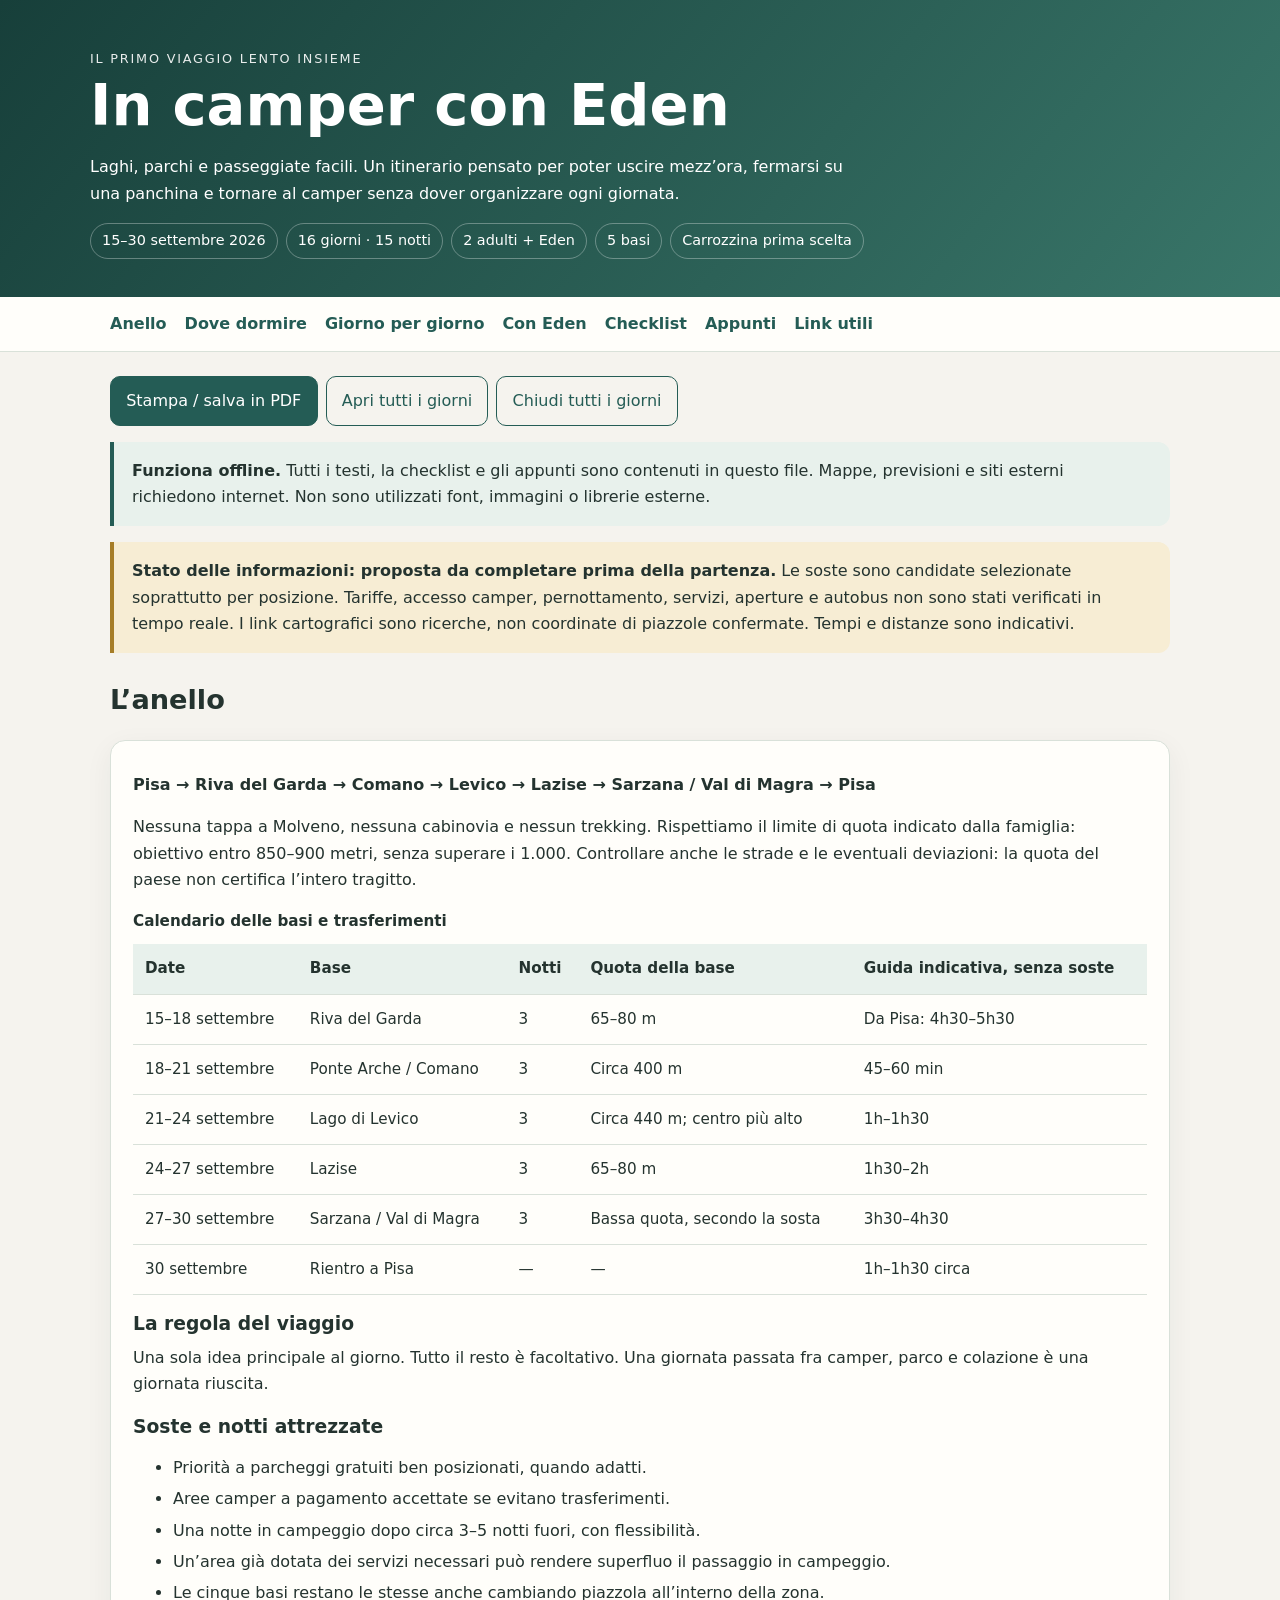
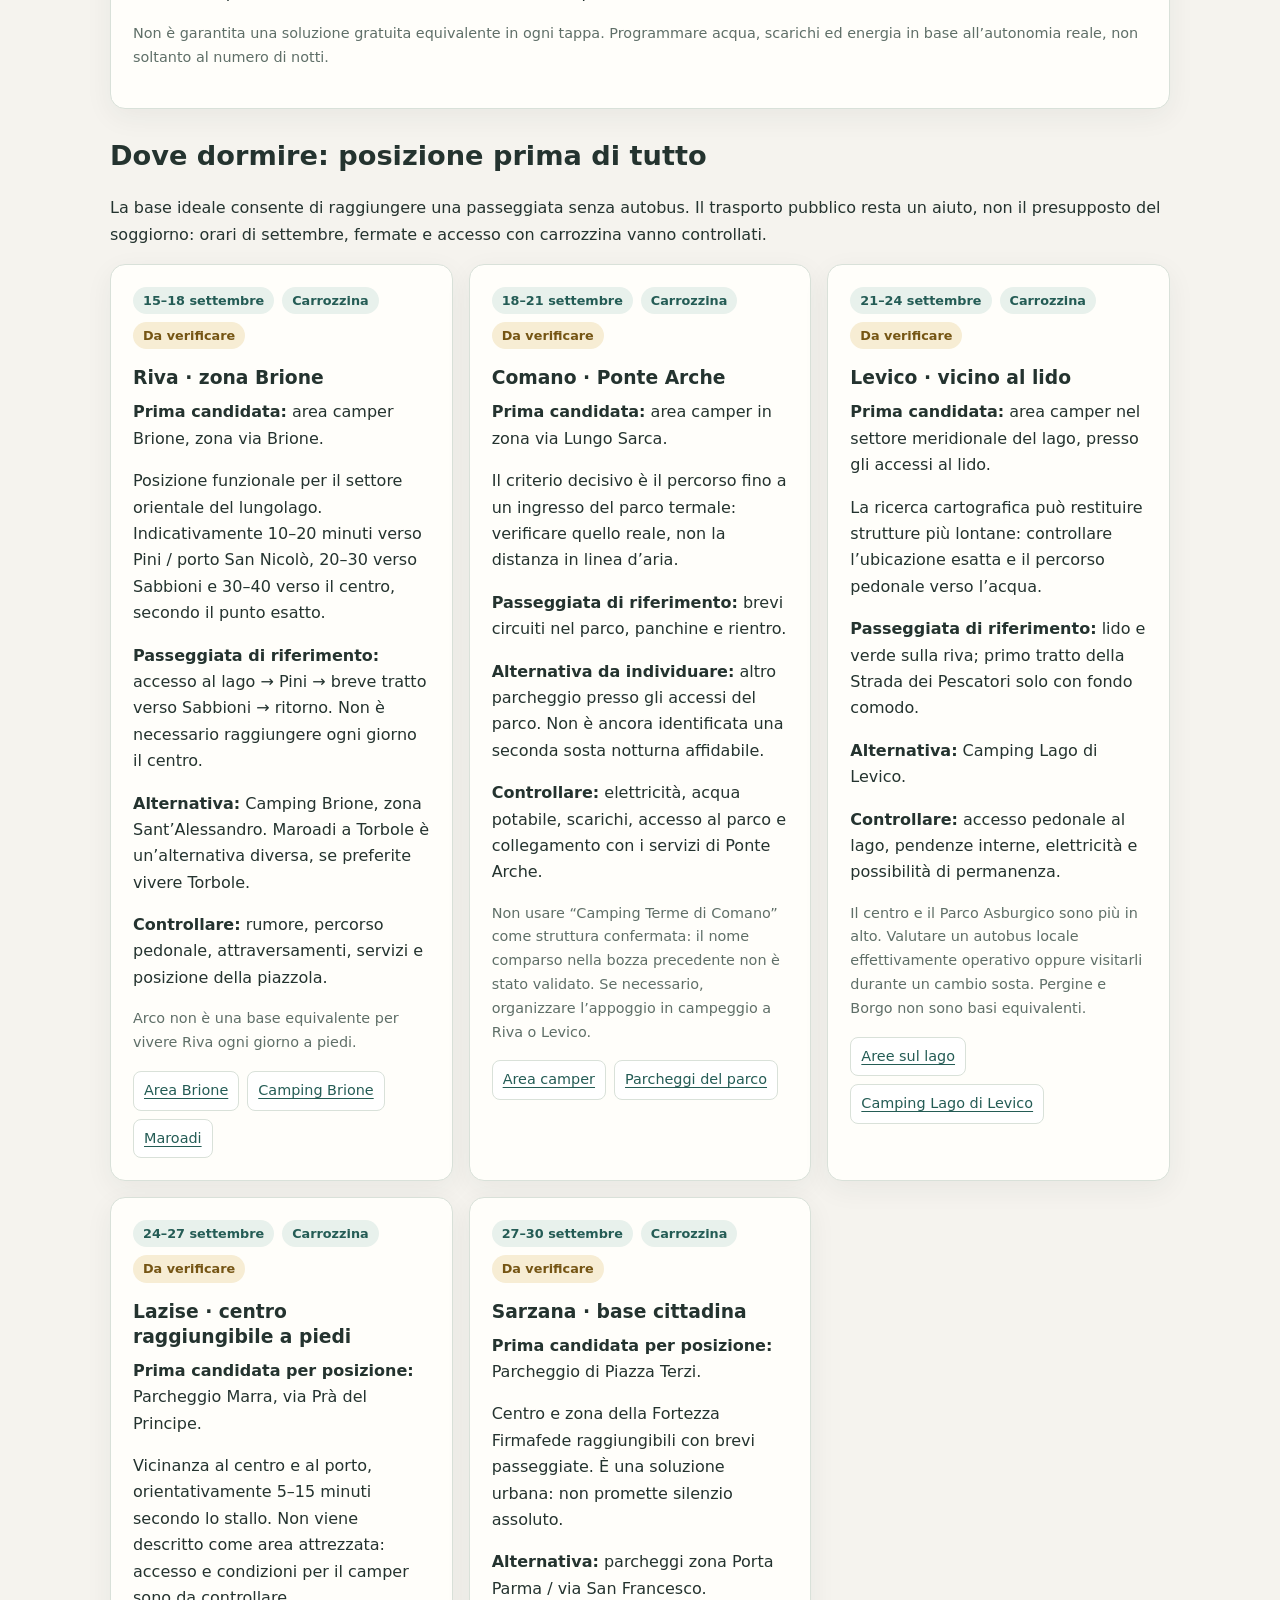
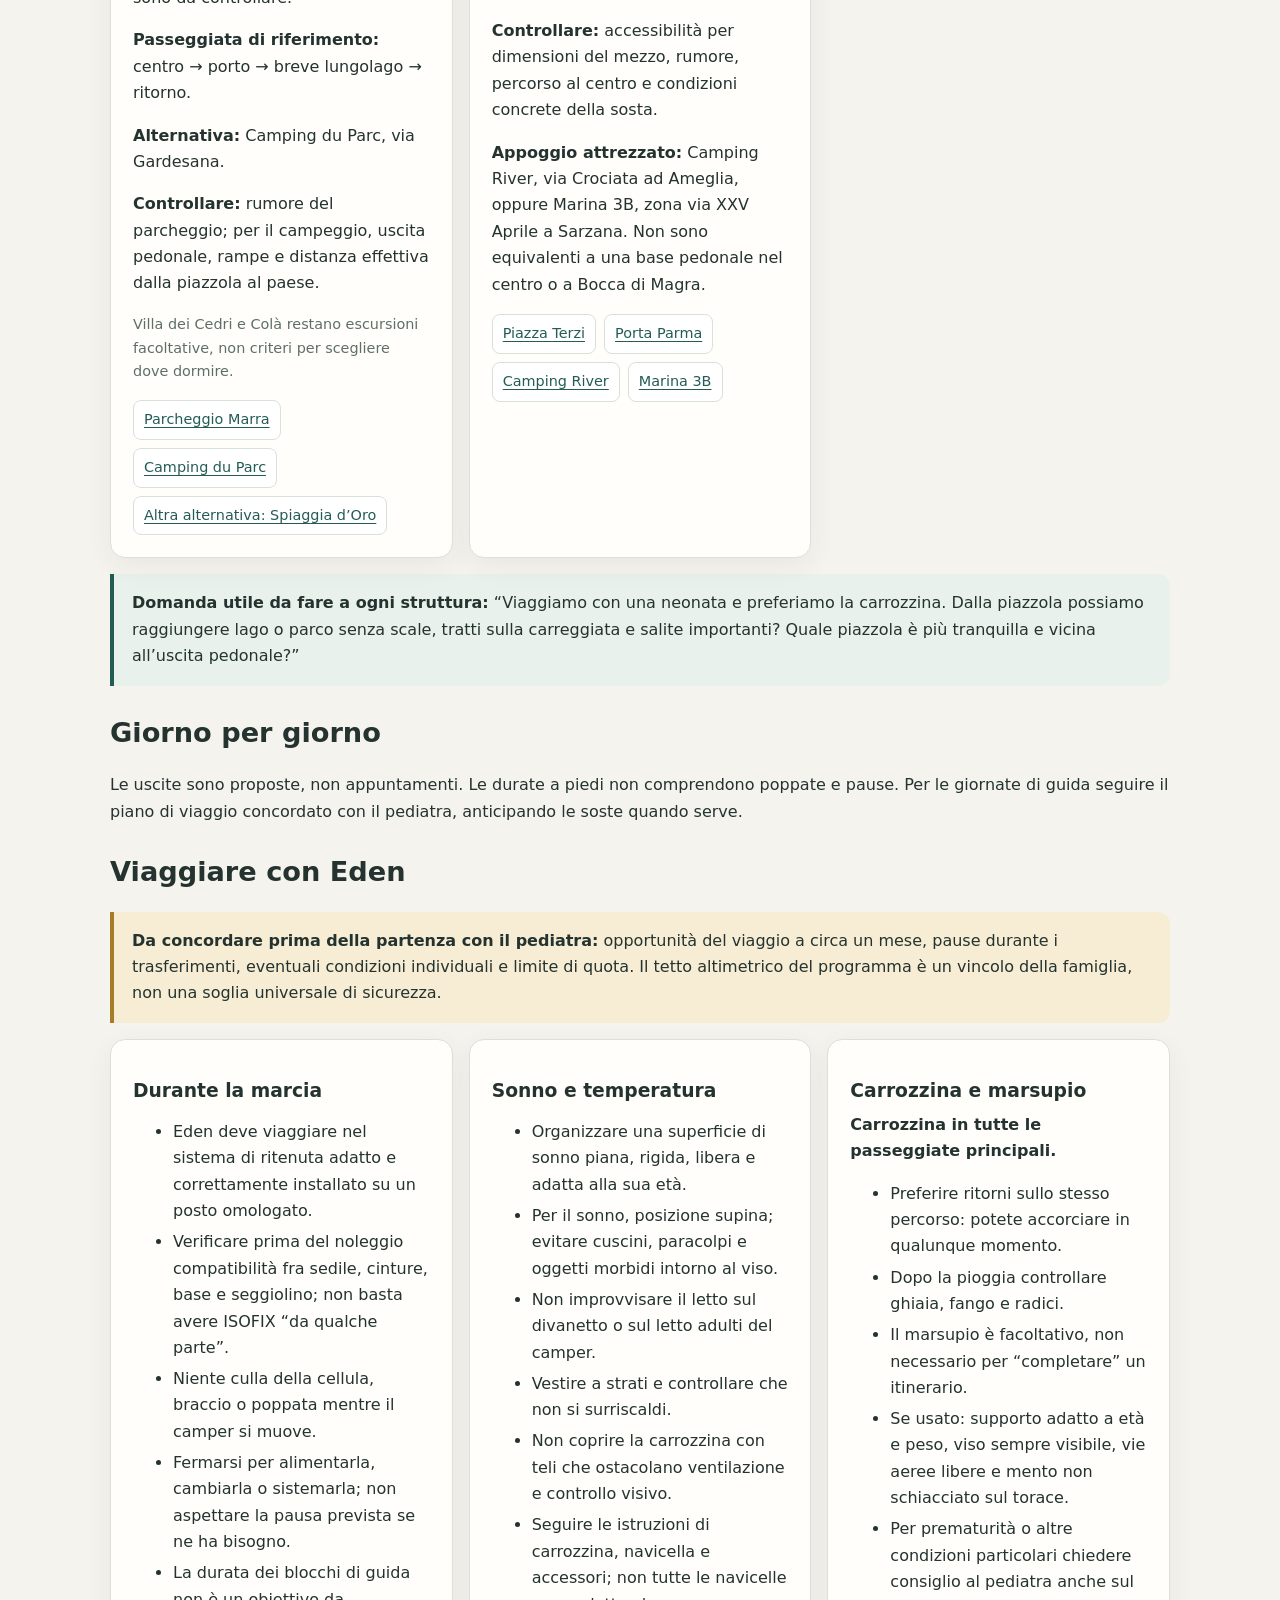
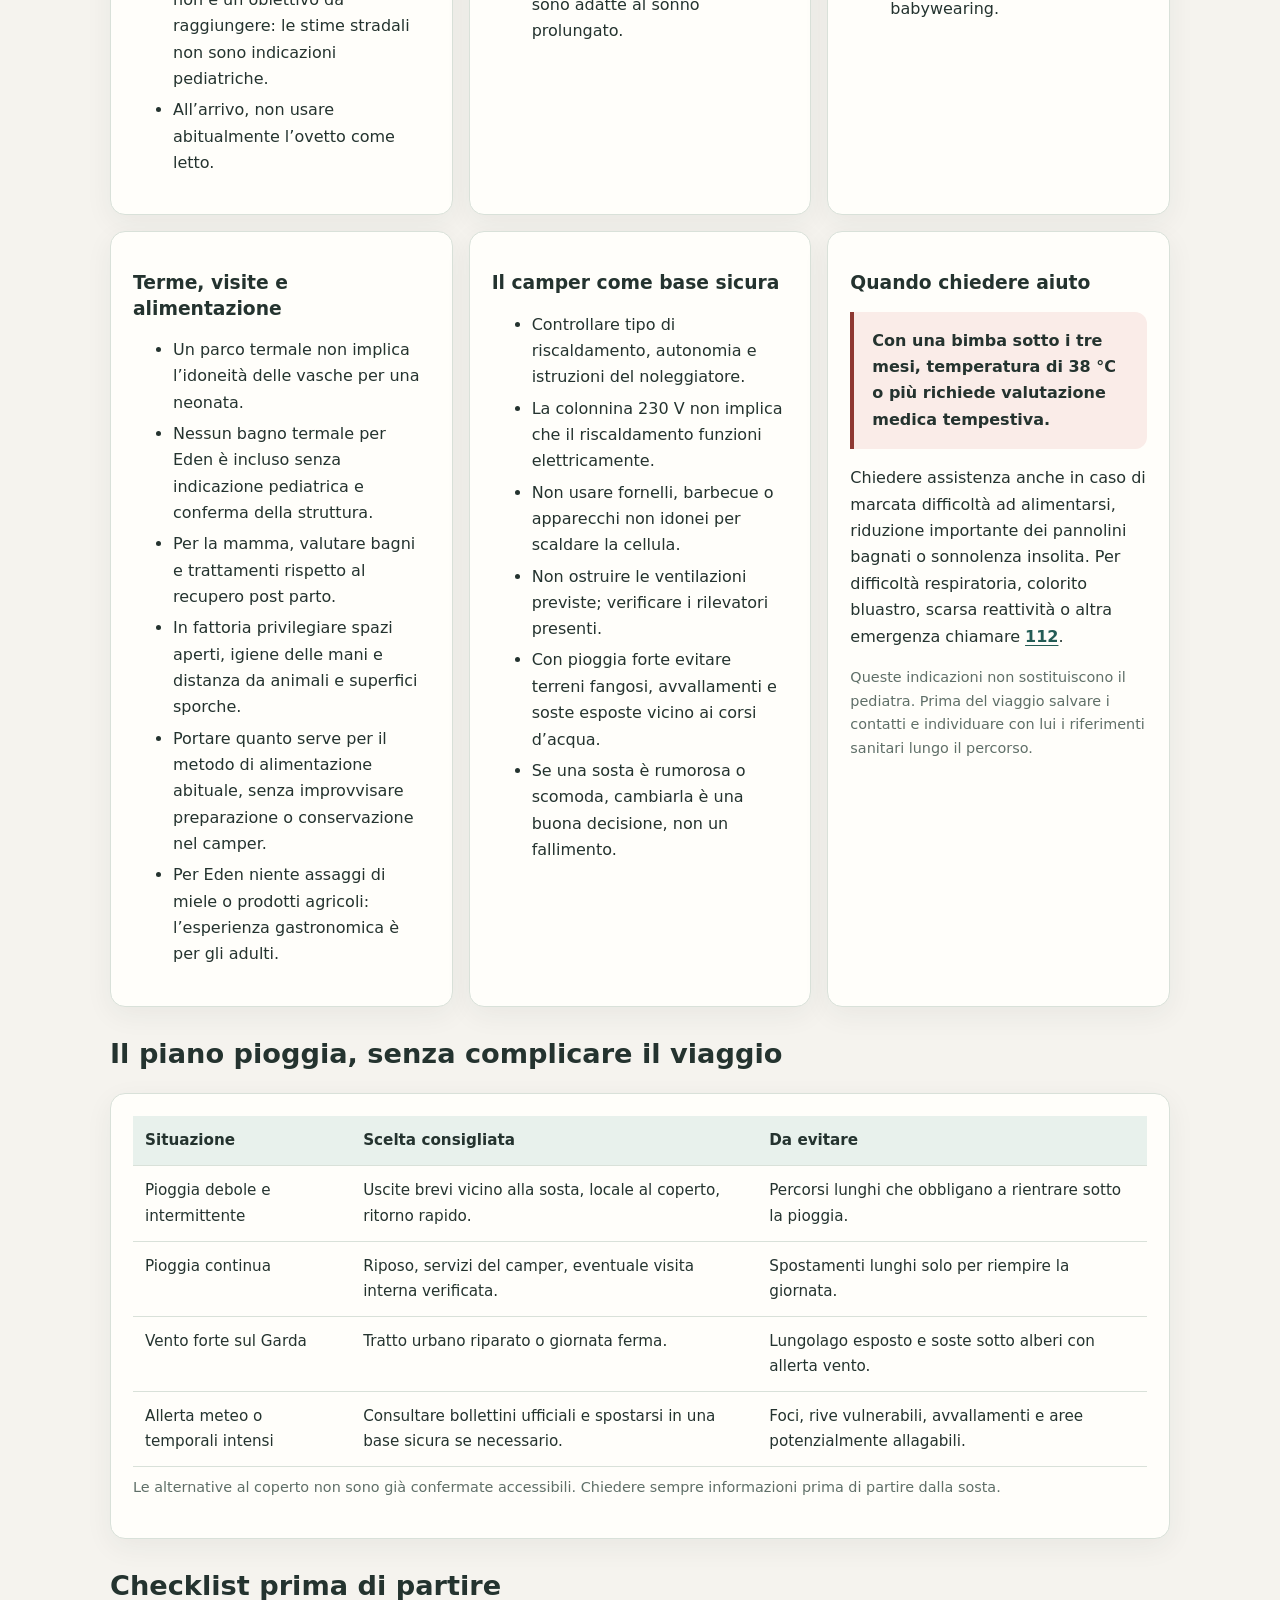
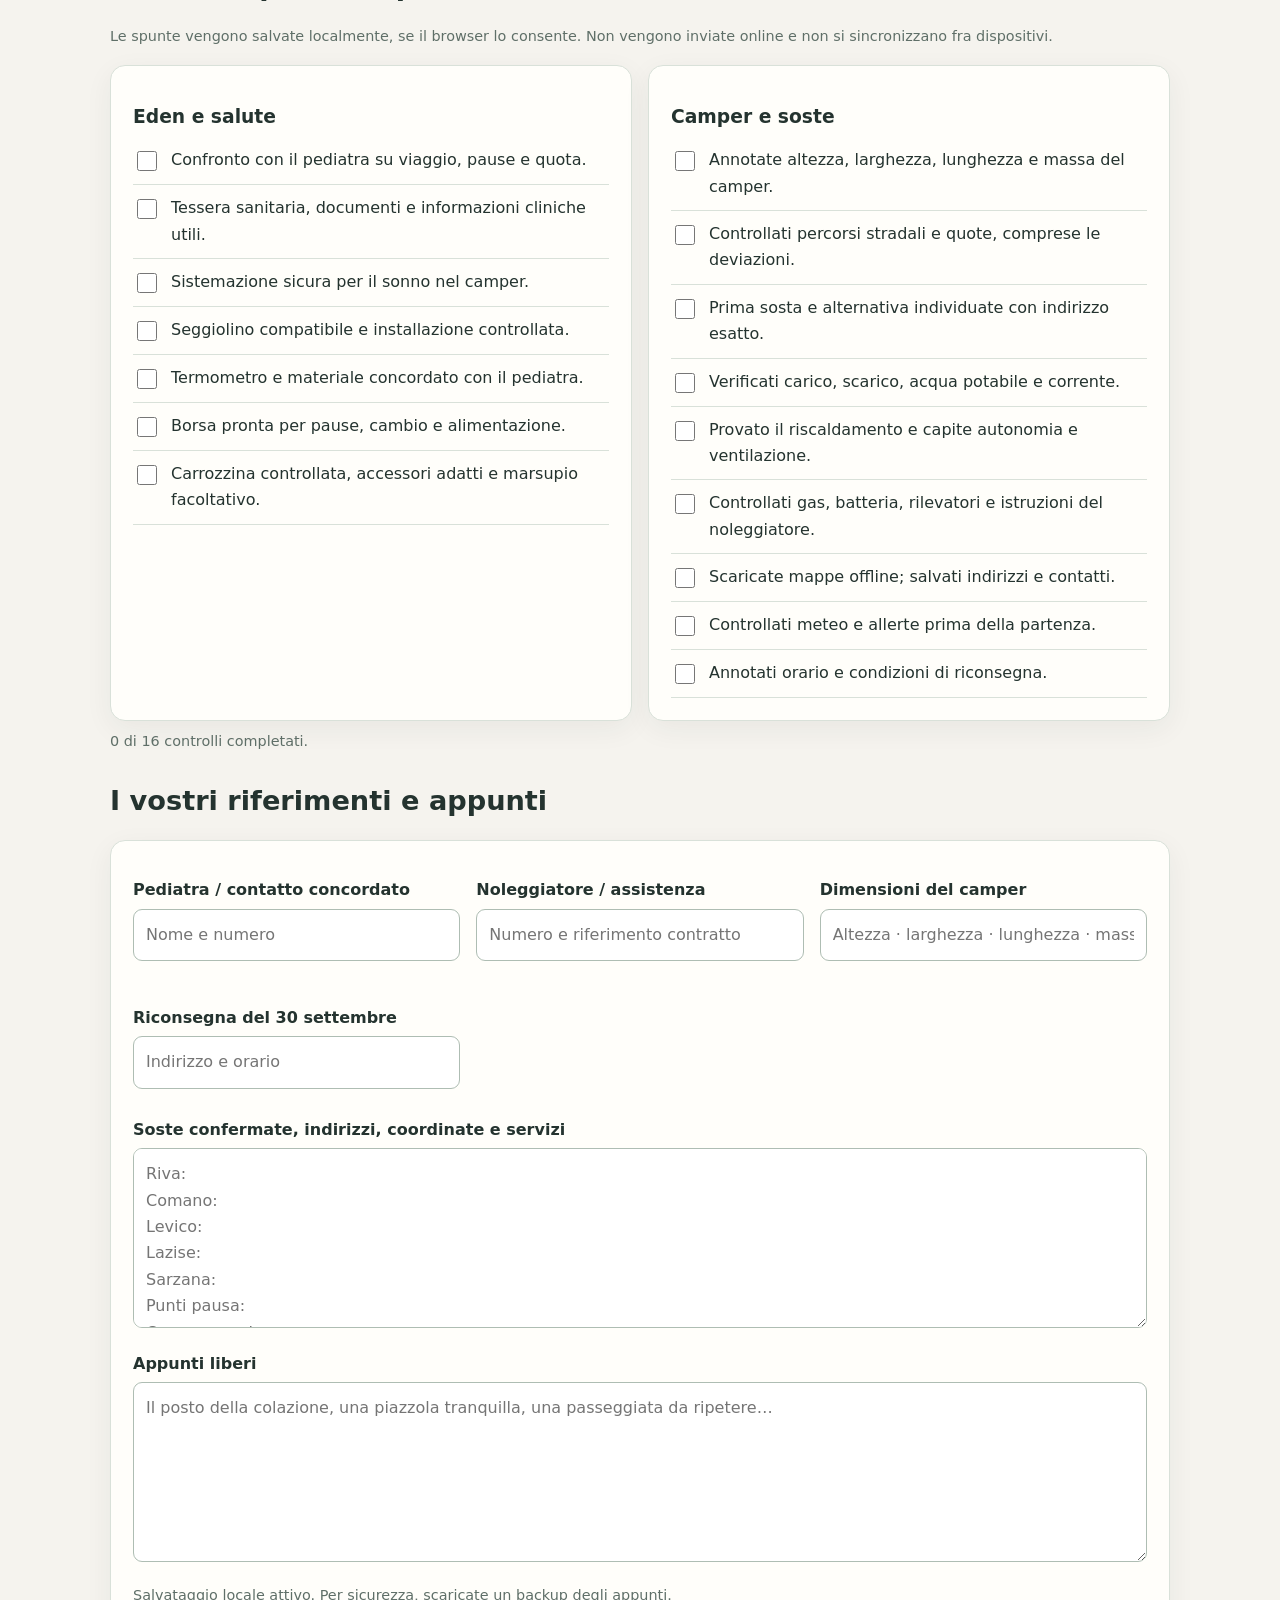
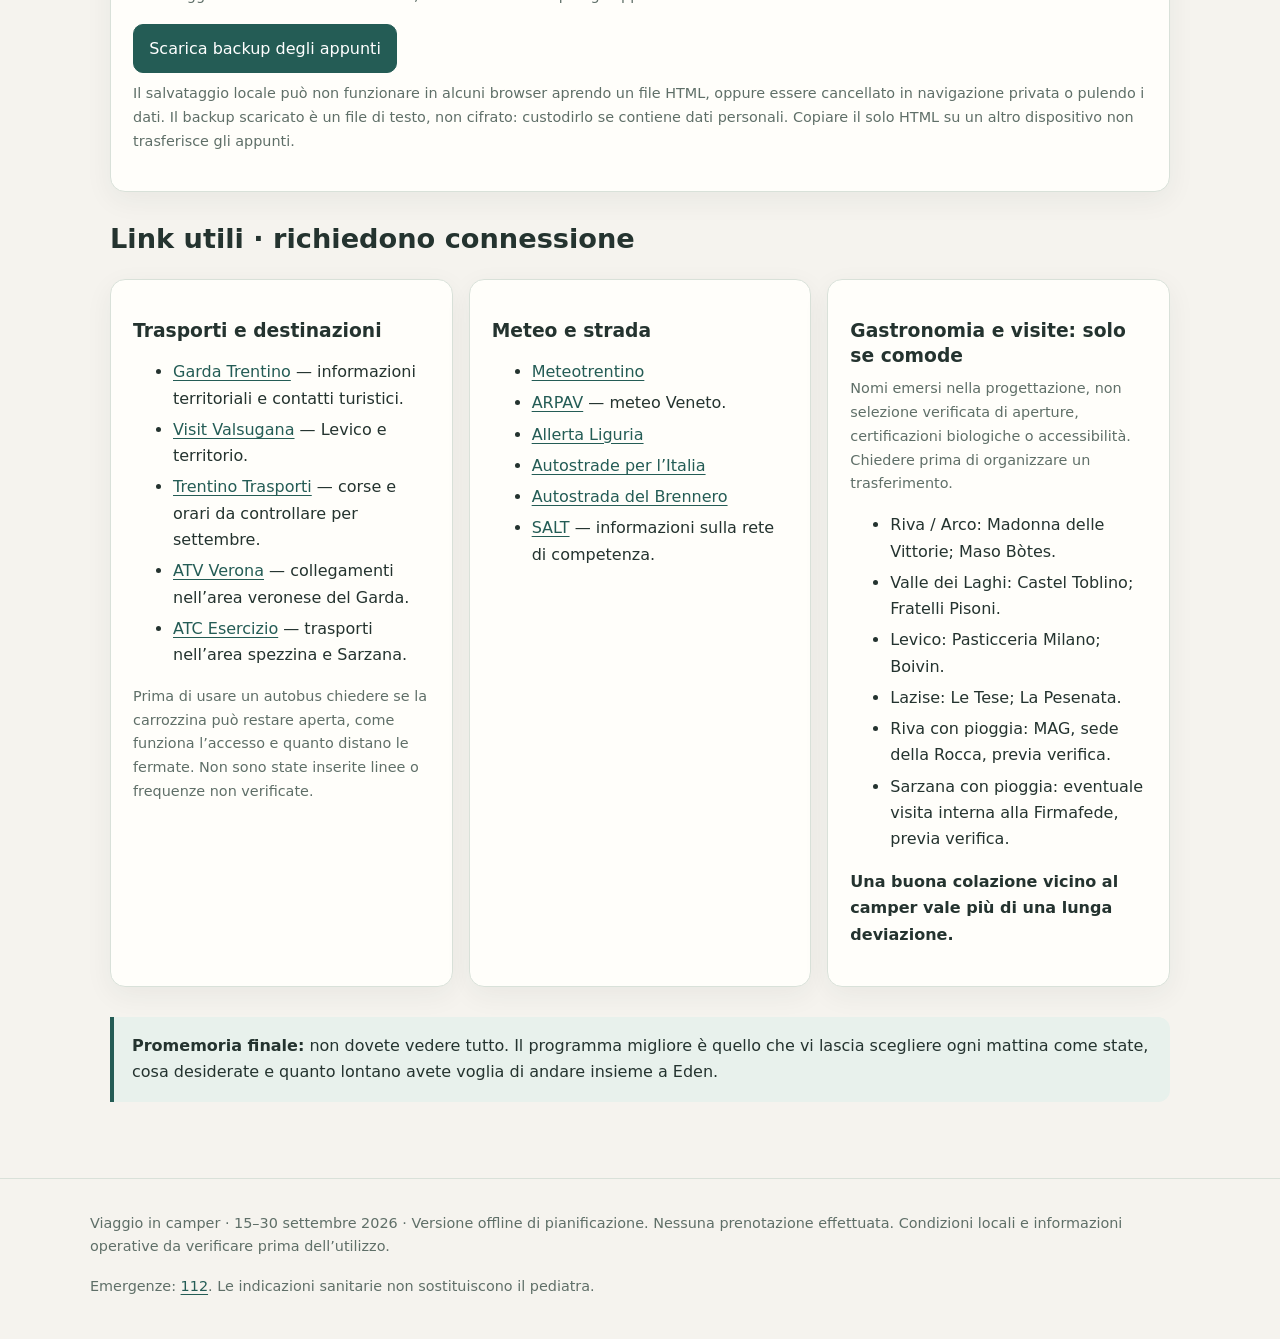
<file: itinerario2/artifact-7cc57d16-54e9-4e61-a4d5-eebca06916c3-0.html>
<!DOCTYPE html>
                        <html lang="en">
                        <head>
                            <meta charset="UTF-8">
                            <meta name="viewport" content="width=device-width, initial-scale=1.0">
							<style>
								body {
									background-color: white; /* Ensure the iframe has a white background */
								}

								
							</style>
                        </head>
                        <body>
                            <!DOCTYPE html>
<html lang="it">
<head>
<meta charset="UTF-8">
<meta name="viewport" content="width=device-width, initial-scale=1">
<meta name="theme-color" content="#245c55">
<title>In camper con Eden · 15–30 settembre 2026</title>
<style>
  :root {
    --bg: #f5f3ee;
    --paper: #fffefa;
    --ink: #24332f;
    --muted: #5f6f68;
    --green: #245c55;
    --light: #e8f1ec;
    --gold: #f7edd4;
    --border: #d9e1d9;
    --red: #8e3832;
    --shadow: 0 8px 28px rgba(35, 58, 48, .06);
  }
  * { box-sizing: border-box; }
  html { scroll-behavior: smooth; }
  body {
    margin: 0;
    background: var(--bg);
    color: var(--ink);
    font: 16px/1.65 system-ui, -apple-system, BlinkMacSystemFont,
          "Segoe UI", sans-serif;
  }
  a { color: var(--green); text-underline-offset: 3px; }
  a:hover { text-decoration-thickness: 2px; }
  button, input, textarea { font: inherit; }
  button {
    border: 1px solid var(--green);
    border-radius: 10px;
    padding: .65rem .95rem;
    background: var(--green);
    color: white;
    cursor: pointer;
  }
  button.secondary { background: transparent; color: var(--green); }
  button:focus-visible, a:focus-visible, summary:focus-visible,
  input:focus-visible, textarea:focus-visible {
    outline: 3px solid #bd923c;
    outline-offset: 4px;
  }
  .skip {
    position: absolute;
    left: -9999px;
    top: 8px;
    background: white;
    padding: 12px;
    z-index: 100;
  }
  .skip:focus { left: 8px; }
  header {
    color: white;
    background: linear-gradient(130deg, #173f3a, #397669);
    padding: 48px 20px 38px;
  }
  .wrap { max-width: 1100px; margin: auto; }
  header h1 {
    font-size: clamp(2rem, 6vw, 3.6rem);
    line-height: 1.12;
    margin: .3rem 0 1rem;
  }
  header p { max-width: 780px; }
  .eyebrow {
    font-size: .8rem;
    text-transform: uppercase;
    letter-spacing: .14em;
    opacity: .9;
  }
  .header-tags, .actions, .links, .tags {
    display: flex;
    flex-wrap: wrap;
    gap: 8px;
  }
  .header-tags span {
    padding: 5px 11px;
    border: 1px solid #ffffff50;
    border-radius: 30px;
    font-size: .9rem;
  }
  nav {
    background: var(--paper);
    border-bottom: 1px solid var(--border);
  }
  nav .wrap {
    display: flex;
    flex-wrap: wrap;
    gap: 6px 18px;
    padding: 14px 20px;
  }
  nav a { font-weight: 650; text-decoration: none; }
  main { padding: 24px 20px 60px; }
  section { margin: 30px 0; scroll-margin-top: 20px; }
  h2 { font-size: 1.7rem; line-height: 1.25; margin-top: 0; }
  h3 { line-height: 1.35; margin: 1rem 0 .5rem; }
  h4 { margin: 1rem 0 .3rem; }
  p { margin: .55rem 0 1rem; }
  li { margin: .3rem 0; }
  .card, details.day {
    background: var(--paper);
    border: 1px solid var(--border);
    border-radius: 15px;
    box-shadow: var(--shadow);
  }
  .card { padding: 22px; }
  .grid {
    display: grid;
    grid-template-columns: repeat(auto-fit, minmax(270px, 1fr));
    gap: 16px;
  }
  .notice {
    padding: 16px 18px;
    border-left: 4px solid var(--green);
    border-radius: 0 12px 12px 0;
    background: var(--light);
    margin: 16px 0;
  }
  .notice.warn { background: var(--gold); border-color: #a67d27; }
  .notice.urgent { background: #faece8; border-color: var(--red); }
  .small { font-size: .9rem; color: var(--muted); }
  .tag {
    display: inline-block;
    border-radius: 30px;
    padding: 3px 10px;
    font-size: .8rem;
    font-weight: 700;
    background: var(--light);
    color: var(--green);
  }
  .tag.check { background: var(--gold); color: #755514; }
  .table-wrap { overflow-x: auto; }
  table { width: 100%; border-collapse: collapse; font-size: .95rem; }
  caption { text-align: left; font-weight: 650; margin-bottom: 10px; }
  th, td {
    padding: 12px;
    border-bottom: 1px solid var(--border);
    text-align: left;
    vertical-align: top;
  }
  th { background: var(--light); }
  .links { margin-top: 14px; }
  .links a {
    display: inline-block;
    padding: 7px 10px;
    border: 1px solid var(--border);
    border-radius: 8px;
    font-size: .9rem;
    background: white;
  }
  details.day { margin: 12px 0; overflow: hidden; }
  summary {
    padding: 17px 20px;
    cursor: pointer;
    font-weight: 750;
  }
  summary:hover { background: #f1f5ef; }
  summary small {
    display: block;
    font-weight: 450;
    color: var(--muted);
    margin: 4px 0 0 20px;
  }
  .day-body { padding: 0 20px 20px; }
  .day-grid {
    display: grid;
    grid-template-columns: 1.3fr 1fr;
    gap: 18px;
  }
  .rain {
    padding: 14px;
    background: #edf2f5;
    border-radius: 10px;
  }
  .sleep {
    padding-top: 10px;
    margin-top: 12px;
    border-top: 1px solid var(--border);
  }
  .checklist label {
    display: flex;
    gap: 11px;
    padding: 10px 0;
    border-bottom: 1px solid var(--border);
    align-items: flex-start;
    cursor: pointer;
  }
  .checklist input { width: 20px; height: 20px; margin-top: 4px; flex-shrink: 0; }
  .checklist input:checked + span { color: var(--muted); text-decoration: line-through; }
  textarea, input[type="text"], input[type="tel"] {
    width: 100%;
    border: 1px solid #aebdb3;
    border-radius: 9px;
    padding: 12px;
    background: white;
    color: var(--ink);
  }
  textarea { min-height: 180px; resize: vertical; }
  .field { display: block; margin: 14px 0; }
  .field > span { display: block; margin-bottom: 5px; font-weight: 650; }
  footer {
    border-top: 1px solid var(--border);
    padding: 24px 20px;
    color: var(--muted);
    font-size: .9rem;
  }
  @media (max-width: 650px) {
    .day-grid { grid-template-columns: 1fr; }
    .card { padding: 18px; }
    th, td { padding: 9px; }
    .actions button { flex-grow: 1; }
  }
  @media print {
    body { background: white; font-size: 10.5pt; color: black; }
    header { background: white; color: black; padding: 0 0 15px; }
    header h1 { font-size: 28pt; }
    nav, .no-print, .skip { display: none !important; }
    main { padding: 0; }
    section { margin: 20px 0; }
    .card, details.day { box-shadow: none; border-color: #aaa; }
    .grid, .day-grid { display: block; }
    .grid .card { margin-bottom: 12px; }
    details.day, .card { break-inside: avoid; }
    .day-body { display: block !important; }
    summary { list-style: none; }
    a { color: black; }
    .links a { border: 0; padding: 2px 5px 2px 0; }
    textarea { min-height: 100px; }
    .header-tags span { border-color: #aaa; }
  }
</style>
</head>

<body>
<a class="skip" href="#contenuto">Vai al contenuto</a>

<header>
  <div class="wrap">
    <div class="eyebrow">Il primo viaggio lento insieme</div>
    <h1>In camper con Eden</h1>
    <p>
      Laghi, parchi e passeggiate facili. Un itinerario pensato per poter
      uscire mezz’ora, fermarsi su una panchina e tornare al camper
      senza dover organizzare ogni giornata.
    </p>
    <div class="header-tags">
      <span>15–30 settembre 2026</span>
      <span>16 giorni · 15 notti</span>
      <span>2 adulti + Eden</span>
      <span>5 basi</span>
      <span>Carrozzina prima scelta</span>
    </div>
  </div>
</header>

<nav aria-label="Navigazione della pagina">
  <div class="wrap">
    <a href="#panoramica">Anello</a>
    <a href="#soste">Dove dormire</a>
    <a href="#giorni">Giorno per giorno</a>
    <a href="#eden">Con Eden</a>
    <a href="#checklist">Checklist</a>
    <a href="#appunti">Appunti</a>
    <a href="#link-utili">Link utili</a>
  </div>
</nav>

<main id="contenuto" class="wrap">
  <div class="actions no-print">
    <button id="printButton" type="button">Stampa / salva in PDF</button>
    <button id="openDays" class="secondary" type="button">Apri tutti i giorni</button>
    <button id="closeDays" class="secondary" type="button">Chiudi tutti i giorni</button>
  </div>

  <div class="notice">
    <strong>Funziona offline.</strong>
    Tutti i testi, la checklist e gli appunti sono contenuti in questo file.
    Mappe, previsioni e siti esterni richiedono internet.
    Non sono utilizzati font, immagini o librerie esterne.
  </div>

  <div class="notice warn">
    <strong>Stato delle informazioni: proposta da completare prima della partenza.</strong>
    Le soste sono candidate selezionate soprattutto per posizione.
    Tariffe, accesso camper, pernottamento, servizi, aperture e autobus
    non sono stati verificati in tempo reale.
    I link cartografici sono ricerche, non coordinate di piazzole confermate.
    Tempi e distanze sono indicativi.
  </div>

  <section id="panoramica">
    <h2>L’anello</h2>
    <div class="card">
      <p><strong>
        Pisa → Riva del Garda → Comano → Levico → Lazise
        → Sarzana / Val di Magra → Pisa
      </strong></p>
      <p>
        Nessuna tappa a Molveno, nessuna cabinovia e nessun trekking.
        Rispettiamo il limite di quota indicato dalla famiglia:
        obiettivo entro 850–900 metri, senza superare i 1.000.
        Controllare anche le strade e le eventuali deviazioni:
        la quota del paese non certifica l’intero tragitto.
      </p>

      <div class="table-wrap">
        <table>
          <caption>Calendario delle basi e trasferimenti</caption>
          <thead>
            <tr>
              <th scope="col">Date</th>
              <th scope="col">Base</th>
              <th scope="col">Notti</th>
              <th scope="col">Quota della base</th>
              <th scope="col">Guida indicativa, senza soste</th>
            </tr>
          </thead>
          <tbody>
            <tr><td>15–18 settembre</td><td>Riva del Garda</td><td>3</td><td>65–80 m</td><td>Da Pisa: 4h30–5h30</td></tr>
            <tr><td>18–21 settembre</td><td>Ponte Arche / Comano</td><td>3</td><td>Circa 400 m</td><td>45–60 min</td></tr>
            <tr><td>21–24 settembre</td><td>Lago di Levico</td><td>3</td><td>Circa 440 m; centro più alto</td><td>1h–1h30</td></tr>
            <tr><td>24–27 settembre</td><td>Lazise</td><td>3</td><td>65–80 m</td><td>1h30–2h</td></tr>
            <tr><td>27–30 settembre</td><td>Sarzana / Val di Magra</td><td>3</td><td>Bassa quota, secondo la sosta</td><td>3h30–4h30</td></tr>
            <tr><td>30 settembre</td><td>Rientro a Pisa</td><td>—</td><td>—</td><td>1h–1h30 circa</td></tr>
          </tbody>
        </table>
      </div>

      <h3>La regola del viaggio</h3>
      <p>
        Una sola idea principale al giorno. Tutto il resto è facoltativo.
        Una giornata passata fra camper, parco e colazione è una giornata riuscita.
      </p>

      <h3>Soste e notti attrezzate</h3>
      <ul>
        <li>Priorità a parcheggi gratuiti ben posizionati, quando adatti.</li>
        <li>Aree camper a pagamento accettate se evitano trasferimenti.</li>
        <li>Una notte in campeggio dopo circa 3–5 notti fuori, con flessibilità.</li>
        <li>Un’area già dotata dei servizi necessari può rendere superfluo il passaggio in campeggio.</li>
        <li>Le cinque basi restano le stesse anche cambiando piazzola all’interno della zona.</li>
      </ul>
      <p class="small">
        Non è garantita una soluzione gratuita equivalente in ogni tappa.
        Programmare acqua, scarichi ed energia in base all’autonomia reale,
        non soltanto al numero di notti.
      </p>
    </div>
  </section>

  <section id="soste">
    <h2>Dove dormire: posizione prima di tutto</h2>
    <p>
      La base ideale consente di raggiungere una passeggiata senza autobus.
      Il trasporto pubblico resta un aiuto, non il presupposto del soggiorno:
      orari di settembre, fermate e accesso con carrozzina vanno controllati.
    </p>

    <div class="grid">
      <article class="card" id="sosta-riva">
        <div class="tags">
          <span class="tag">15–18 settembre</span>
          <span class="tag">Carrozzina</span>
          <span class="tag check">Da verificare</span>
        </div>
        <h3>Riva · zona Brione</h3>
        <p><strong>Prima candidata:</strong> area camper Brione, zona via Brione.</p>
        <p>
          Posizione funzionale per il settore orientale del lungolago.
          Indicativamente 10–20 minuti verso Pini / porto San Nicolò,
          20–30 verso Sabbioni e 30–40 verso il centro, secondo il punto esatto.
        </p>
        <p>
          <strong>Passeggiata di riferimento:</strong>
          accesso al lago → Pini → breve tratto verso Sabbioni → ritorno.
          Non è necessario raggiungere ogni giorno il centro.
        </p>
        <p>
          <strong>Alternativa:</strong> Camping Brione, zona Sant’Alessandro.
          Maroadi a Torbole è un’alternativa diversa, se preferite vivere Torbole.
        </p>
        <p><strong>Controllare:</strong> rumore, percorso pedonale, attraversamenti, servizi e posizione della piazzola.</p>
        <p class="small">Arco non è una base equivalente per vivere Riva ogni giorno a piedi.</p>
        <div class="links">
          <a href="https://www.google.com/maps/search/?api=1&amp;query=area+sosta+camper+Brione+Riva+del+Garda" target="_blank" rel="noopener noreferrer">Area Brione</a>
          <a href="https://www.google.com/maps/search/?api=1&amp;query=Camping+Brione+Riva+del+Garda" target="_blank" rel="noopener noreferrer">Camping Brione</a>
          <a href="https://www.google.com/maps/search/?api=1&amp;query=Camping+Maroadi+Torbole" target="_blank" rel="noopener noreferrer">Maroadi</a>
        </div>
      </article>

      <article class="card" id="sosta-comano">
        <div class="tags">
          <span class="tag">18–21 settembre</span>
          <span class="tag">Carrozzina</span>
          <span class="tag check">Da verificare</span>
        </div>
        <h3>Comano · Ponte Arche</h3>
        <p><strong>Prima candidata:</strong> area camper in zona via Lungo Sarca.</p>
        <p>
          Il criterio decisivo è il percorso fino a un ingresso del parco termale:
          verificare quello reale, non la distanza in linea d’aria.
        </p>
        <p>
          <strong>Passeggiata di riferimento:</strong>
          brevi circuiti nel parco, panchine e rientro.
        </p>
        <p>
          <strong>Alternativa da individuare:</strong>
          altro parcheggio presso gli accessi del parco.
          Non è ancora identificata una seconda sosta notturna affidabile.
        </p>
        <p>
          <strong>Controllare:</strong> elettricità, acqua potabile, scarichi,
          accesso al parco e collegamento con i servizi di Ponte Arche.
        </p>
        <p class="small">
          Non usare “Camping Terme di Comano” come struttura confermata:
          il nome comparso nella bozza precedente non è stato validato.
          Se necessario, organizzare l’appoggio in campeggio a Riva o Levico.
        </p>
        <div class="links">
          <a href="https://www.google.com/maps/search/?api=1&amp;query=area+sosta+camper+Comano+Terme+via+Lungo+Sarca" target="_blank" rel="noopener noreferrer">Area camper</a>
          <a href="https://www.google.com/maps/search/?api=1&amp;query=parcheggio+Parco+Terme+di+Comano+Ponte+Arche" target="_blank" rel="noopener noreferrer">Parcheggi del parco</a>
        </div>
      </article>

      <article class="card" id="sosta-levico">
        <div class="tags">
          <span class="tag">21–24 settembre</span>
          <span class="tag">Carrozzina</span>
          <span class="tag check">Da verificare</span>
        </div>
        <h3>Levico · vicino al lido</h3>
        <p><strong>Prima candidata:</strong> area camper nel settore meridionale del lago, presso gli accessi al lido.</p>
        <p>
          La ricerca cartografica può restituire strutture più lontane:
          controllare l’ubicazione esatta e il percorso pedonale verso l’acqua.
        </p>
        <p>
          <strong>Passeggiata di riferimento:</strong>
          lido e verde sulla riva; primo tratto della Strada dei Pescatori
          solo con fondo comodo.
        </p>
        <p><strong>Alternativa:</strong> Camping Lago di Levico.</p>
        <p>
          <strong>Controllare:</strong> accesso pedonale al lago, pendenze interne,
          elettricità e possibilità di permanenza.
        </p>
        <p class="small">
          Il centro e il Parco Asburgico sono più in alto.
          Valutare un autobus locale effettivamente operativo oppure visitarli
          durante un cambio sosta. Pergine e Borgo non sono basi equivalenti.
        </p>
        <div class="links">
          <a href="https://www.google.com/maps/search/?api=1&amp;query=area+sosta+camper+lago+di+Levico" target="_blank" rel="noopener noreferrer">Aree sul lago</a>
          <a href="https://www.google.com/maps/search/?api=1&amp;query=Camping+Lago+di+Levico" target="_blank" rel="noopener noreferrer">Camping Lago di Levico</a>
        </div>
      </article>

      <article class="card" id="sosta-lazise">
        <div class="tags">
          <span class="tag">24–27 settembre</span>
          <span class="tag">Carrozzina</span>
          <span class="tag check">Da verificare</span>
        </div>
        <h3>Lazise · centro raggiungibile a piedi</h3>
        <p><strong>Prima candidata per posizione:</strong> Parcheggio Marra, via Prà del Principe.</p>
        <p>
          Vicinanza al centro e al porto, orientativamente 5–15 minuti
          secondo lo stallo. Non viene descritto come area attrezzata:
          accesso e condizioni per il camper sono da controllare.
        </p>
        <p><strong>Passeggiata di riferimento:</strong> centro → porto → breve lungolago → ritorno.</p>
        <p><strong>Alternativa:</strong> Camping du Parc, via Gardesana.</p>
        <p>
          <strong>Controllare:</strong> rumore del parcheggio; per il campeggio,
          uscita pedonale, rampe e distanza effettiva dalla piazzola al paese.
        </p>
        <p class="small">
          Villa dei Cedri e Colà restano escursioni facoltative,
          non criteri per scegliere dove dormire.
        </p>
        <div class="links">
          <a href="https://www.google.com/maps/search/?api=1&amp;query=Parcheggio+Marra+Lazise" target="_blank" rel="noopener noreferrer">Parcheggio Marra</a>
          <a href="https://www.google.com/maps/search/?api=1&amp;query=Camping+du+Parc+Lazise" target="_blank" rel="noopener noreferrer">Camping du Parc</a>
          <a href="https://www.google.com/maps/search/?api=1&amp;query=Camping+Spiaggia+d%27Oro+Lazise" target="_blank" rel="noopener noreferrer">Altra alternativa: Spiaggia d’Oro</a>
        </div>
      </article>

      <article class="card" id="sosta-sarzana">
        <div class="tags">
          <span class="tag">27–30 settembre</span>
          <span class="tag">Carrozzina</span>
          <span class="tag check">Da verificare</span>
        </div>
        <h3>Sarzana · base cittadina</h3>
        <p><strong>Prima candidata per posizione:</strong> Parcheggio di Piazza Terzi.</p>
        <p>
          Centro e zona della Fortezza Firmafede raggiungibili con brevi
          passeggiate. È una soluzione urbana: non promette silenzio assoluto.
        </p>
        <p><strong>Alternativa:</strong> parcheggi zona Porta Parma / via San Francesco.</p>
        <p>
          <strong>Controllare:</strong> accessibilità per dimensioni del mezzo,
          rumore, percorso al centro e condizioni concrete della sosta.
        </p>
        <p>
          <strong>Appoggio attrezzato:</strong> Camping River, via Crociata
          ad Ameglia, oppure Marina 3B, zona via XXV Aprile a Sarzana.
          Non sono equivalenti a una base pedonale nel centro o a Bocca di Magra.
        </p>
        <div class="links">
          <a href="https://www.google.com/maps/search/?api=1&amp;query=Parcheggio+Piazza+Terzi+Sarzana" target="_blank" rel="noopener noreferrer">Piazza Terzi</a>
          <a href="https://www.google.com/maps/search/?api=1&amp;query=parcheggio+Porta+Parma+Sarzana" target="_blank" rel="noopener noreferrer">Porta Parma</a>
          <a href="https://www.google.com/maps/search/?api=1&amp;query=Camping+River+Ameglia" target="_blank" rel="noopener noreferrer">Camping River</a>
          <a href="https://www.google.com/maps/search/?api=1&amp;query=Marina+3B+Sarzana" target="_blank" rel="noopener noreferrer">Marina 3B</a>
        </div>
      </article>
    </div>

    <div class="notice">
      <strong>Domanda utile da fare a ogni struttura:</strong>
      “Viaggiamo con una neonata e preferiamo la carrozzina.
      Dalla piazzola possiamo raggiungere lago o parco senza scale,
      tratti sulla carreggiata e salite importanti?
      Quale piazzola è più tranquilla e vicina all’uscita pedonale?”
    </div>
  </section>

  <section id="giorni">
    <h2>Giorno per giorno</h2>
    <p>
      Le uscite sono proposte, non appuntamenti. Le durate a piedi non comprendono
      poppate e pause. Per le giornate di guida seguire il piano di viaggio
      concordato con il pediatra, anticipando le soste quando serve.
    </p>

    

    

    

    

    

    

    

    

    

    

    

    

    

    

    

    
  </section>

  <section id="eden">
    <h2>Viaggiare con Eden</h2>
    <div class="notice warn">
      <strong>Da concordare prima della partenza con il pediatra:</strong>
      opportunità del viaggio a circa un mese, pause durante i trasferimenti,
      eventuali condizioni individuali e limite di quota.
      Il tetto altimetrico del programma è un vincolo della famiglia,
      non una soglia universale di sicurezza.
    </div>

    <div class="grid">
      <article class="card">
        <h3>Durante la marcia</h3>
        <ul>
          <li>Eden deve viaggiare nel sistema di ritenuta adatto e correttamente installato su un posto omologato.</li>
          <li>Verificare prima del noleggio compatibilità fra sedile, cinture, base e seggiolino; non basta avere ISOFIX “da qualche parte”.</li>
          <li>Niente culla della cellula, braccio o poppata mentre il camper si muove.</li>
          <li>Fermarsi per alimentarla, cambiarla o sistemarla; non aspettare la pausa prevista se ne ha bisogno.</li>
          <li>La durata dei blocchi di guida non è un obiettivo da raggiungere: le stime stradali non sono indicazioni pediatriche.</li>
          <li>All’arrivo, non usare abitualmente l’ovetto come letto.</li>
        </ul>
      </article>

      <article class="card">
        <h3>Sonno e temperatura</h3>
        <ul>
          <li>Organizzare una superficie di sonno piana, rigida, libera e adatta alla sua età.</li>
          <li>Per il sonno, posizione supina; evitare cuscini, paracolpi e oggetti morbidi intorno al viso.</li>
          <li>Non improvvisare il letto sul divanetto o sul letto adulti del camper.</li>
          <li>Vestire a strati e controllare che non si surriscaldi.</li>
          <li>Non coprire la carrozzina con teli che ostacolano ventilazione e controllo visivo.</li>
          <li>Seguire le istruzioni di carrozzina, navicella e accessori; non tutte le navicelle sono adatte al sonno prolungato.</li>
        </ul>
      </article>

      <article class="card">
        <h3>Carrozzina e marsupio</h3>
        <p><strong>Carrozzina in tutte le passeggiate principali.</strong></p>
        <ul>
          <li>Preferire ritorni sullo stesso percorso: potete accorciare in qualunque momento.</li>
          <li>Dopo la pioggia controllare ghiaia, fango e radici.</li>
          <li>Il marsupio è facoltativo, non necessario per “completare” un itinerario.</li>
          <li>Se usato: supporto adatto a età e peso, viso sempre visibile, vie aeree libere e mento non schiacciato sul torace.</li>
          <li>Per prematurità o altre condizioni particolari chiedere consiglio al pediatra anche sul babywearing.</li>
        </ul>
      </article>

      <article class="card">
        <h3>Terme, visite e alimentazione</h3>
        <ul>
          <li>Un parco termale non implica l’idoneità delle vasche per una neonata.</li>
          <li>Nessun bagno termale per Eden è incluso senza indicazione pediatrica e conferma della struttura.</li>
          <li>Per la mamma, valutare bagni e trattamenti rispetto al recupero post parto.</li>
          <li>In fattoria privilegiare spazi aperti, igiene delle mani e distanza da animali e superfici sporche.</li>
          <li>Portare quanto serve per il metodo di alimentazione abituale, senza improvvisare preparazione o conservazione nel camper.</li>
          <li>Per Eden niente assaggi di miele o prodotti agricoli: l’esperienza gastronomica è per gli adulti.</li>
        </ul>
      </article>

      <article class="card">
        <h3>Il camper come base sicura</h3>
        <ul>
          <li>Controllare tipo di riscaldamento, autonomia e istruzioni del noleggiatore.</li>
          <li>La colonnina 230 V non implica che il riscaldamento funzioni elettricamente.</li>
          <li>Non usare fornelli, barbecue o apparecchi non idonei per scaldare la cellula.</li>
          <li>Non ostruire le ventilazioni previste; verificare i rilevatori presenti.</li>
          <li>Con pioggia forte evitare terreni fangosi, avvallamenti e soste esposte vicino ai corsi d’acqua.</li>
          <li>Se una sosta è rumorosa o scomoda, cambiarla è una buona decisione, non un fallimento.</li>
        </ul>
      </article>

      <article class="card">
        <h3>Quando chiedere aiuto</h3>
        <div class="notice urgent">
          <strong>Con una bimba sotto i tre mesi, temperatura di 38 °C o più
          richiede valutazione medica tempestiva.</strong>
        </div>
        <p>
          Chiedere assistenza anche in caso di marcata difficoltà ad alimentarsi,
          riduzione importante dei pannolini bagnati o sonnolenza insolita.
          Per difficoltà respiratoria, colorito bluastro, scarsa reattività
          o altra emergenza chiamare <a href="tel:112"><strong>112</strong></a>.
        </p>
        <p class="small">
          Queste indicazioni non sostituiscono il pediatra.
          Prima del viaggio salvare i contatti e individuare con lui
          i riferimenti sanitari lungo il percorso.
        </p>
      </article>
    </div>
  </section>

  <section id="pioggia">
    <h2>Il piano pioggia, senza complicare il viaggio</h2>
    <div class="card">
      <div class="table-wrap">
        <table>
          <thead>
            <tr>
              <th scope="col">Situazione</th>
              <th scope="col">Scelta consigliata</th>
              <th scope="col">Da evitare</th>
            </tr>
          </thead>
          <tbody>
            <tr>
              <td>Pioggia debole e intermittente</td>
              <td>Uscite brevi vicino alla sosta, locale al coperto, ritorno rapido.</td>
              <td>Percorsi lunghi che obbligano a rientrare sotto la pioggia.</td>
            </tr>
            <tr>
              <td>Pioggia continua</td>
              <td>Riposo, servizi del camper, eventuale visita interna verificata.</td>
              <td>Spostamenti lunghi solo per riempire la giornata.</td>
            </tr>
            <tr>
              <td>Vento forte sul Garda</td>
              <td>Tratto urbano riparato o giornata ferma.</td>
              <td>Lungolago esposto e soste sotto alberi con allerta vento.</td>
            </tr>
            <tr>
              <td>Allerta meteo o temporali intensi</td>
              <td>Consultare bollettini ufficiali e spostarsi in una base sicura se necessario.</td>
              <td>Foci, rive vulnerabili, avvallamenti e aree potenzialmente allagabili.</td>
            </tr>
          </tbody>
        </table>
      </div>
      <p class="small">
        Le alternative al coperto non sono già confermate accessibili.
        Chiedere sempre informazioni prima di partire dalla sosta.
      </p>
    </div>
  </section>

  <section id="checklist">
    <h2>Checklist prima di partire</h2>
    <p class="small">
      Le spunte vengono salvate localmente, se il browser lo consente.
      Non vengono inviate online e non si sincronizzano fra dispositivi.
    </p>
    <div class="grid">
      <div class="card checklist">
        <h3>Eden e salute</h3>
        <label><input type="checkbox" data-save="pediatra"><span>Confronto con il pediatra su viaggio, pause e quota.</span></label>
        <label><input type="checkbox" data-save="documenti"><span>Tessera sanitaria, documenti e informazioni cliniche utili.</span></label>
        <label><input type="checkbox" data-save="sonno"><span>Sistemazione sicura per il sonno nel camper.</span></label>
        <label><input type="checkbox" data-save="seggiolino"><span>Seggiolino compatibile e installazione controllata.</span></label>
        <label><input type="checkbox" data-save="termometro"><span>Termometro e materiale concordato con il pediatra.</span></label>
        <label><input type="checkbox" data-save="borsa"><span>Borsa pronta per pause, cambio e alimentazione.</span></label>
        <label><input type="checkbox" data-save="carrozzina"><span>Carrozzina controllata, accessori adatti e marsupio facoltativo.</span></label>
      </div>

      <div class="card checklist">
        <h3>Camper e soste</h3>
        <label><input type="checkbox" data-save="dimensioni"><span>Annotate altezza, larghezza, lunghezza e massa del camper.</span></label>
        <label><input type="checkbox" data-save="quote"><span>Controllati percorsi stradali e quote, comprese le deviazioni.</span></label>
        <label><input type="checkbox" data-save="prima-sosta"><span>Prima sosta e alternativa individuate con indirizzo esatto.</span></label>
        <label><input type="checkbox" data-save="servizi"><span>Verificati carico, scarico, acqua potabile e corrente.</span></label>
        <label><input type="checkbox" data-save="riscaldamento"><span>Provato il riscaldamento e capite autonomia e ventilazione.</span></label>
        <label><input type="checkbox" data-save="gas"><span>Controllati gas, batteria, rilevatori e istruzioni del noleggiatore.</span></label>
        <label><input type="checkbox" data-save="offline"><span>Scaricate mappe offline; salvati indirizzi e contatti.</span></label>
        <label><input type="checkbox" data-save="meteo"><span>Controllati meteo e allerte prima della partenza.</span></label>
        <label><input type="checkbox" data-save="restituzione"><span>Annotati orario e condizioni di riconsegna.</span></label>
      </div>
    </div>
    <p id="checkProgress" class="small" aria-live="polite"></p>
  </section>

  <section id="appunti">
    <h2>I vostri riferimenti e appunti</h2>
    <div class="card">
      <div class="grid">
        <label class="field">
          <span>Pediatra / contatto concordato</span>
          <input type="text" data-save="contatto-pediatra" placeholder="Nome e numero">
        </label>
        <label class="field">
          <span>Noleggiatore / assistenza</span>
          <input type="text" data-save="contatto-noleggio" placeholder="Numero e riferimento contratto">
        </label>
        <label class="field">
          <span>Dimensioni del camper</span>
          <input type="text" data-save="misure" placeholder="Altezza · larghezza · lunghezza · massa">
        </label>
        <label class="field">
          <span>Riconsegna del 30 settembre</span>
          <input type="text" data-save="riconsegna" placeholder="Indirizzo e orario">
        </label>
      </div>

      <label class="field">
        <span>Soste confermate, indirizzi, coordinate e servizi</span>
        <textarea data-save="soste-confermate" placeholder="Riva:
Comano:
Levico:
Lazise:
Sarzana:
Punti pausa:
Camper service:"></textarea>
      </label>

      <label class="field">
        <span>Appunti liberi</span>
        <textarea data-save="note-libere" placeholder="Il posto della colazione, una piazzola tranquilla, una passeggiata da ripetere…"></textarea>
      </label>

      <p class="small" id="saveStatus" aria-live="polite">
        Gli appunti restano nel browser di questo dispositivo, quando il salvataggio locale è disponibile.
      </p>
      <div class="actions no-print">
        <button type="button" id="exportNotes">Scarica backup degli appunti</button>
      </div>
      <p class="small">
        Il salvataggio locale può non funzionare in alcuni browser aprendo un file HTML,
        oppure essere cancellato in navigazione privata o pulendo i dati.
        Il backup scaricato è un file di testo, non cifrato: custodirlo se contiene dati personali.
        Copiare il solo HTML su un altro dispositivo non trasferisce gli appunti.
      </p>
    </div>
  </section>

  <section id="link-utili">
    <h2>Link utili · richiedono connessione</h2>
    <div class="grid">
      <div class="card">
        <h3>Trasporti e destinazioni</h3>
        <ul>
          <li><a href="https://www.gardatrentino.it/" target="_blank" rel="noopener noreferrer">Garda Trentino</a> — informazioni territoriali e contatti turistici.</li>
          <li><a href="https://www.visitvalsugana.it/" target="_blank" rel="noopener noreferrer">Visit Valsugana</a> — Levico e territorio.</li>
          <li><a href="https://www.trentinotrasporti.it/" target="_blank" rel="noopener noreferrer">Trentino Trasporti</a> — corse e orari da controllare per settembre.</li>
          <li><a href="https://www.atv.verona.it/" target="_blank" rel="noopener noreferrer">ATV Verona</a> — collegamenti nell’area veronese del Garda.</li>
          <li><a href="https://www.atcesercizio.it/" target="_blank" rel="noopener noreferrer">ATC Esercizio</a> — trasporti nell’area spezzina e Sarzana.</li>
        </ul>
        <p class="small">
          Prima di usare un autobus chiedere se la carrozzina può restare aperta,
          come funziona l’accesso e quanto distano le fermate.
          Non sono state inserite linee o frequenze non verificate.
        </p>
      </div>

      <div class="card">
        <h3>Meteo e strada</h3>
        <ul>
          <li><a href="https://www.meteotrentino.it/" target="_blank" rel="noopener noreferrer">Meteotrentino</a></li>
          <li><a href="https://www.arpa.veneto.it/" target="_blank" rel="noopener noreferrer">ARPAV</a> — meteo Veneto.</li>
          <li><a href="https://allertaliguria.regione.liguria.it/" target="_blank" rel="noopener noreferrer">Allerta Liguria</a></li>
          <li><a href="https://www.autostrade.it/" target="_blank" rel="noopener noreferrer">Autostrade per l’Italia</a></li>
          <li><a href="https://www.autobrennero.it/" target="_blank" rel="noopener noreferrer">Autostrada del Brennero</a></li>
          <li><a href="https://www.salt.it/" target="_blank" rel="noopener noreferrer">SALT</a> — informazioni sulla rete di competenza.</li>
        </ul>
      </div>

      <div class="card">
        <h3>Gastronomia e visite: solo se comode</h3>
        <p class="small">
          Nomi emersi nella progettazione, non selezione verificata di aperture,
          certificazioni biologiche o accessibilità.
          Chiedere prima di organizzare un trasferimento.
        </p>
        <ul>
          <li>Riva / Arco: Madonna delle Vittorie; Maso Bòtes.</li>
          <li>Valle dei Laghi: Castel Toblino; Fratelli Pisoni.</li>
          <li>Levico: Pasticceria Milano; Boivin.</li>
          <li>Lazise: Le Tese; La Pesenata.</li>
          <li>Riva con pioggia: MAG, sede della Rocca, previa verifica.</li>
          <li>Sarzana con pioggia: eventuale visita interna alla Firmafede, previa verifica.</li>
        </ul>
        <p><strong>Una buona colazione vicino al camper vale più di una lunga deviazione.</strong></p>
      </div>
    </div>
  </section>

  <div class="notice">
    <strong>Promemoria finale:</strong>
    non dovete vedere tutto. Il programma migliore è quello che vi lascia
    scegliere ogni mattina come state, cosa desiderate e quanto lontano
    avete voglia di andare insieme a Eden.
  </div>
</main>

<footer>
  <div class="wrap">
    <p>
      Viaggio in camper · 15–30 settembre 2026 · Versione offline di pianificazione.
      Nessuna prenotazione effettuata. Condizioni locali e informazioni operative
      da verificare prima dell’utilizzo.
    </p>
    <p>Emergenze: <a href="tel:112">112</a>. Le indicazioni sanitarie non sostituiscono il pediatra.</p>
  </div>
</footer>

<script>
(function () {
  "use strict";

  const prefix = "eden-camper-2026-";
  const fields = Array.from(document.querySelectorAll("[data-save]"));
  const days = Array.from(document.querySelectorAll("details.day"));
  const saveStatus = document.getElementById("saveStatus");
  const progress = document.getElementById("checkProgress");
  let storageAvailable = true;

  try {
    localStorage.setItem(prefix + "test", "1");
    localStorage.removeItem(prefix + "test");
  } catch (error) {
    storageAvailable = false;
  }

  function updateProgress() {
    const checks = fields.filter(field => field.type === "checkbox");
    const complete = checks.filter(field => field.checked).length;
    progress.textContent = complete + " di " + checks.length + " controlli completati.";
  }

  function setStatus() {
    saveStatus.textContent = storageAvailable
      ? "Salvataggio locale attivo. Per sicurezza, scaricate un backup degli appunti."
      : "Il browser non consente il salvataggio locale. Prima di chiudere, scaricate il backup degli appunti.";
  }

  fields.forEach(function (field) {
    const key = prefix + field.dataset.save;

    if (storageAvailable) {
      try {
        const stored = localStorage.getItem(key);
        if (stored !== null) {
          if (field.type === "checkbox") {
            field.checked = stored === "true";
          } else {
            field.value = stored;
          }
        }
      } catch (error) {
        storageAvailable = false;
      }
    }

    function saveField() {
      if (storageAvailable) {
        try {
          const value = field.type === "checkbox"
            ? String(field.checked)
            : field.value;
          localStorage.setItem(key, value);
        } catch (error) {
          storageAvailable = false;
        }
      }
      updateProgress();
      setStatus();
    }

    field.addEventListener(
      field.type === "checkbox" ? "change" : "input",
      saveField
    );
  });

  document.getElementById("openDays").addEventListener("click", function () {
    days.forEach(day => { day.open = true; });
  });

  document.getElementById("closeDays").addEventListener("click", function () {
    days.forEach(day => { day.open = false; });
  });

  document.getElementById("printButton").addEventListener("click", function () {
    window.print();
  });

  let printState = null;

  window.addEventListener("beforeprint", function () {
    if (printState === null) {
      printState = days.map(day => day.open);
    }
    days.forEach(day => { day.open = true; });
  });

  window.addEventListener("afterprint", function () {
    if (printState !== null) {
      days.forEach((day, index) => { day.open = printState[index]; });
      printState = null;
    }
  });

  document.getElementById("exportNotes").addEventListener("click", function () {
    const lines = [
      "IN CAMPER CON EDEN",
      "15–30 settembre 2026",
      "Backup di appunti e checklist",
      ""
    ];

    fields.forEach(function (field) {
      const label = field.closest("label");
      const title = label
        ? label.innerText.trim()
        : field.dataset.save;

      if (field.type === "checkbox") {
        lines.push((field.checked ? "[x] " : "[ ] ") + title);
      } else {
        lines.push("", title, field.value || "(non compilato)");
      }
    });

    const blob = new Blob(
      ["\uFEFF" + lines.join("\n")],
      { type: "text/plain;charset=utf-8" }
    );
    const url = URL.createObjectURL(blob);
    const link = document.createElement("a");
    link.href = url;
    link.download = "appunti-viaggio-eden-2026.txt";
    document.body.appendChild(link);
    link.click();
    link.remove();
    setTimeout(function () { URL.revokeObjectURL(url); }, 1000);
  });

  updateProgress();
  setStatus();
})();
</script>
</body>
</html>

							<script>
                            	
							</script>
                        </body>
                        </html>
</file>
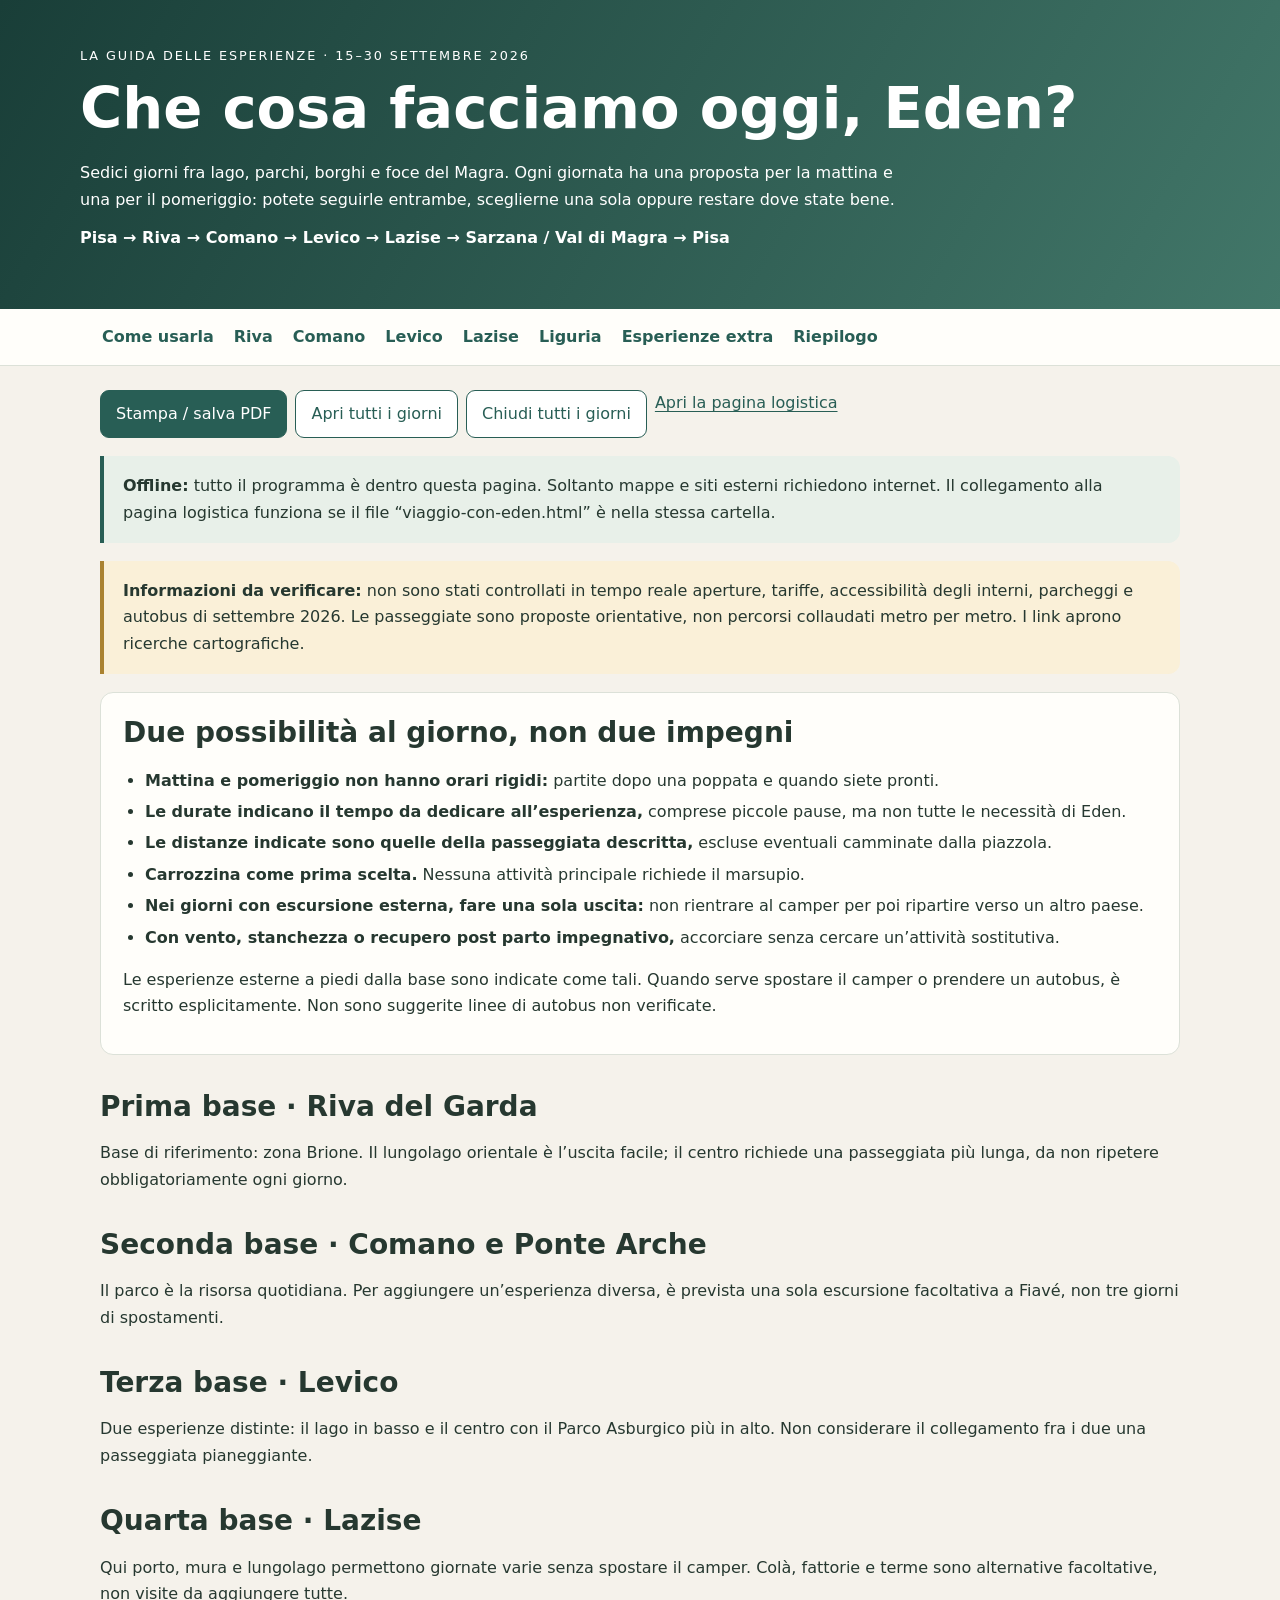
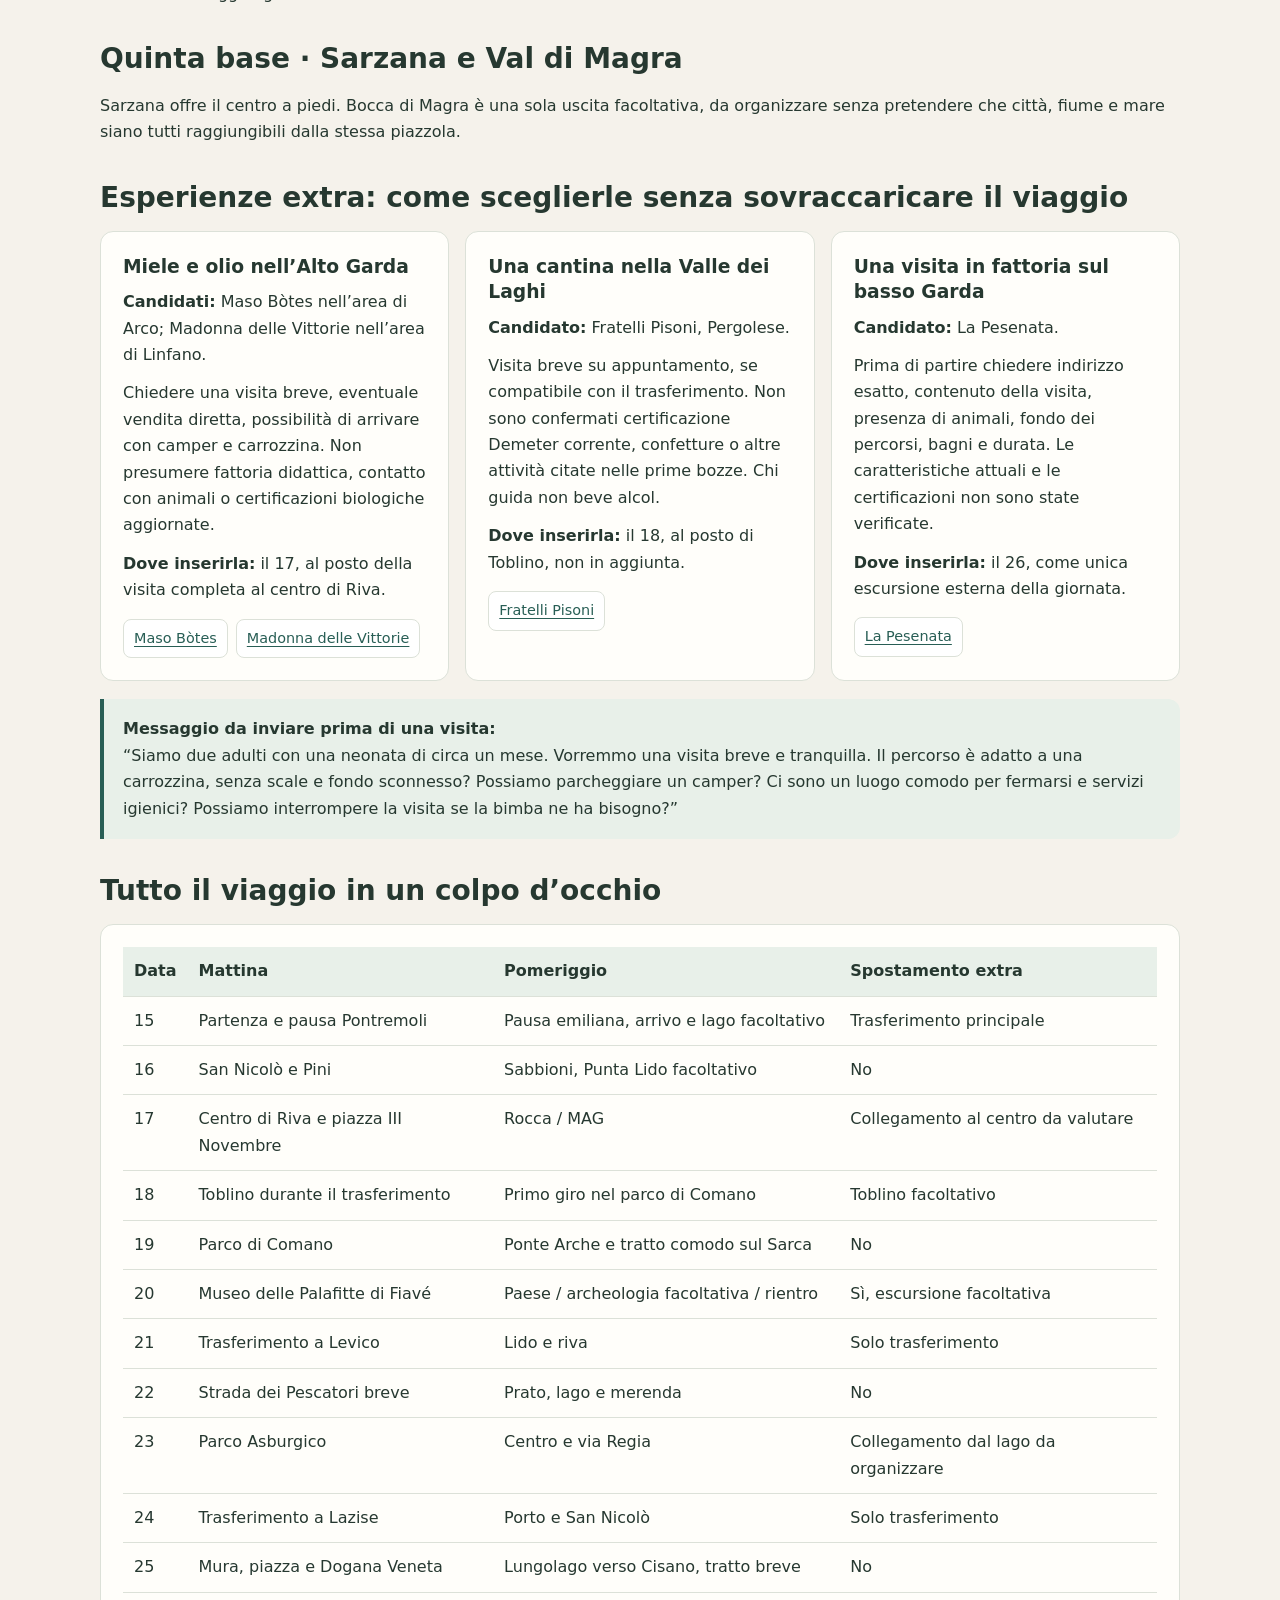
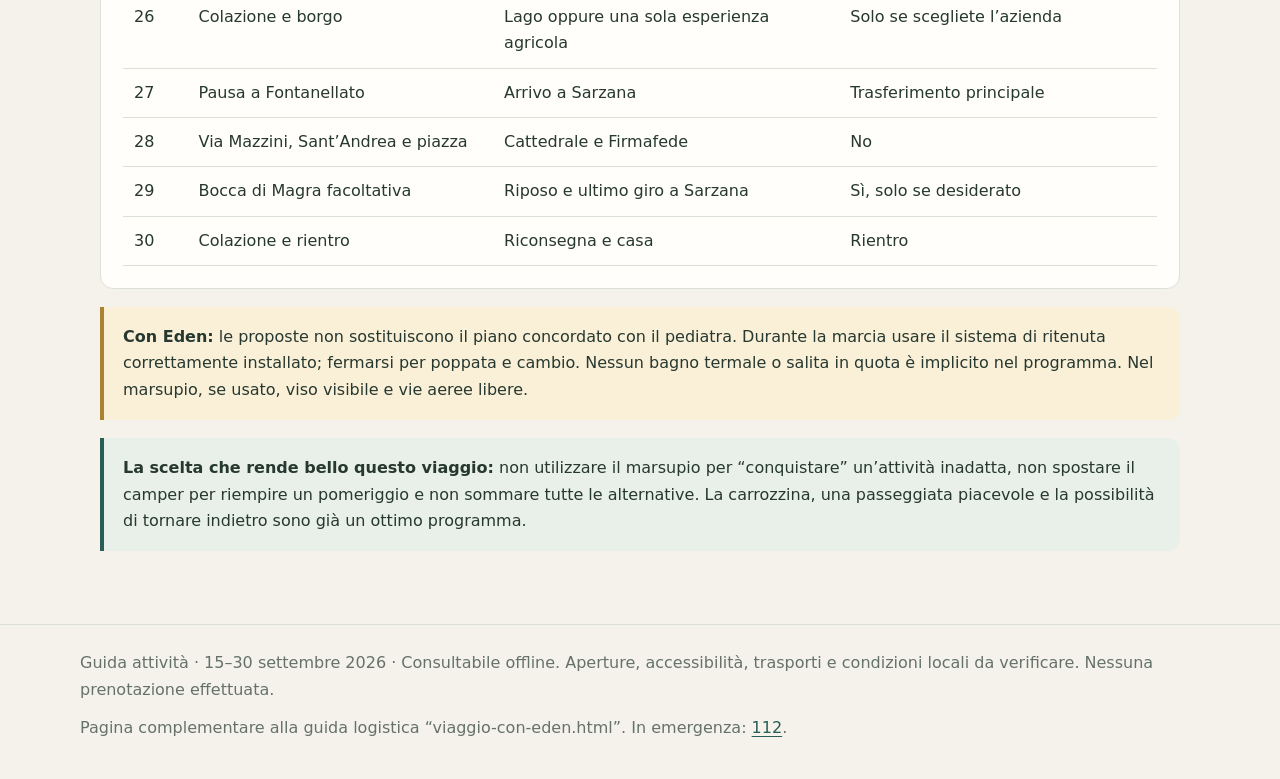
<file: itinerario2/artifact-7cc57d16-54e9-4e61-a4d5-eebca06916c3-1.html>
<!DOCTYPE html>
                        <html lang="en">
                        <head>
                            <meta charset="UTF-8">
                            <meta name="viewport" content="width=device-width, initial-scale=1.0">
							<style>
								body {
									background-color: white; /* Ensure the iframe has a white background */
								}

								
							</style>
                        </head>
                        <body>
                            <!DOCTYPE html>
<html lang="it">
<head>
<meta charset="UTF-8">
<meta name="viewport" content="width=device-width, initial-scale=1">
<meta name="theme-color" content="#285e55">
<title>Con Eden · Attività giorno per giorno · Settembre 2026</title>

<style>
:root{
  --bg:#f5f2eb;
  --paper:#fffefa;
  --ink:#263830;
  --muted:#657269;
  --green:#285e55;
  --mint:#e8f0e9;
  --gold:#faf0d8;
  --blue:#eaf0f5;
  --border:#dce1d8;
}
*{box-sizing:border-box}
html{scroll-behavior:smooth}
body{
  margin:0;background:var(--bg);color:var(--ink);
  font:16px/1.65 system-ui,-apple-system,BlinkMacSystemFont,"Segoe UI",sans-serif;
}
a{color:var(--green);text-underline-offset:3px}
button,select{font:inherit}
button{
  border:1px solid var(--green);background:var(--green);color:white;
  padding:10px 15px;border-radius:9px;cursor:pointer;
}
button.secondary{background:white;color:var(--green)}
a:focus-visible,button:focus-visible,summary:focus-visible{
  outline:3px solid #b58b37;outline-offset:4px
}
.wrap{max-width:1120px;margin:auto}
header{
  padding:45px 22px;background:linear-gradient(120deg,#193e38,#427769);color:white
}
header h1{font-size:clamp(2rem,5.5vw,3.6rem);line-height:1.15;margin:10px 0 18px}
header p{max-width:820px}
.eyebrow{text-transform:uppercase;letter-spacing:.15em;font-size:.8rem}
nav{background:var(--paper);border-bottom:1px solid var(--border)}
nav .wrap{display:flex;flex-wrap:wrap;gap:9px 20px;padding:15px 22px}
nav a{text-decoration:none;font-weight:700}
main{padding:24px 20px 55px}
h2{font-size:1.75rem;line-height:1.3;margin:34px 0 15px}
h3{line-height:1.35;margin:0 0 10px}
h4{margin:0 0 8px}
p{margin:0 0 12px}
li{margin:5px 0}
ul,ol{padding-left:22px}
.actions,.tags,.links{display:flex;gap:8px;flex-wrap:wrap}
.tag{
  display:inline-block;background:var(--mint);color:var(--green);
  font-size:.8rem;border-radius:20px;padding:4px 10px;font-weight:700
}
.tag.move{background:var(--gold);color:#7d5b1d}
.tag.rain{background:var(--blue);color:#3e5d75}
.notice{
  background:var(--mint);border-left:4px solid var(--green);
  padding:17px 19px;margin:18px 0;border-radius:0 12px 12px 0
}
.notice.warn{background:var(--gold);border-color:#aa8230}
.small{font-size:.9rem;color:var(--muted)}
.intro,.card{
  background:var(--paper);border:1px solid var(--border);
  padding:22px;border-radius:13px
}
.grid{
  display:grid;grid-template-columns:repeat(auto-fit,minmax(260px,1fr));gap:16px
}
details.day{
  background:var(--paper);border:1px solid var(--border);
  border-radius:14px;margin:17px 0;overflow:hidden
}
summary{
  padding:20px;cursor:pointer;font-weight:800;font-size:1.1rem
}
summary:hover{background:#eef3ed}
summary small{
  display:block;font-size:.88rem;font-weight:450;color:var(--muted);
  margin:5px 0 0 19px
}
.day-body{padding:0 20px 22px}
.halves{display:grid;grid-template-columns:1fr 1fr;gap:17px;margin-top:16px}
.half{padding:19px;border:1px solid var(--border);border-radius:12px}
.half.morning{background:#fffaf0}
.half.afternoon{background:#f0f6f0}
.label{
  font-size:.75rem;text-transform:uppercase;letter-spacing:.12em;
  font-weight:800;color:var(--green);margin-bottom:8px
}
.meta{
  border-top:1px solid var(--border);padding-top:10px;margin-top:12px;
  font-size:.9rem
}
.extras{display:grid;grid-template-columns:1fr 1fr;gap:14px;margin-top:15px}
.extra{background:#f2f3ef;padding:15px;border-radius:10px}
.extra.rain{background:var(--blue)}
.links{margin-top:15px}
.links a{
  background:white;border:1px solid var(--border);border-radius:8px;
  padding:7px 10px;font-size:.9rem
}
.table-wrap{overflow-x:auto}
table{width:100%;border-collapse:collapse}
th,td{text-align:left;padding:11px;border-bottom:1px solid var(--border);vertical-align:top}
th{background:var(--mint)}
footer{padding:25px 20px;border-top:1px solid var(--border);color:var(--muted)}
@media(max-width:720px){
  .halves,.extras{grid-template-columns:1fr}
  .day-body{padding:0 14px 18px}
  .half{padding:15px}
  summary{padding:17px}
}
@media print{
  body{background:white;color:black;font-size:10.5pt}
  header{background:white;color:black;padding:0 0 15px}
  header h1{font-size:28pt}
  nav,.no-print{display:none!important}
  main{padding:0}
  .halves,.extras,.grid{display:block}
  .half,.extra,.card{margin-bottom:10px}
  .day-body{display:block!important}
  details.day{break-inside:auto;box-shadow:none}
  .half,.extra{break-inside:avoid}
  summary{list-style:none}
  a{color:black}
  .links a{border:0;padding:2px 6px 2px 0}
}
</style>
</head>

<body>
<header>
  <div class="wrap">
    <div class="eyebrow">La guida delle esperienze · 15–30 settembre 2026</div>
    <h1>Che cosa facciamo oggi, Eden?</h1>
    <p>
      Sedici giorni fra lago, parchi, borghi e foce del Magra.
      Ogni giornata ha una proposta per la mattina e una per il pomeriggio:
      potete seguirle entrambe, sceglierne una sola oppure restare dove state bene.
    </p>
    <p><strong>
      Pisa → Riva → Comano → Levico → Lazise → Sarzana / Val di Magra → Pisa
    </strong></p>
  </div>
</header>

<nav aria-label="Navigazione">
  <div class="wrap">
    <a href="#istruzioni">Come usarla</a>
    <a href="#riva">Riva</a>
    <a href="#comano">Comano</a>
    <a href="#levico">Levico</a>
    <a href="#lazise">Lazise</a>
    <a href="#liguria">Liguria</a>
    <a href="#facoltative">Esperienze extra</a>
    <a href="#riepilogo">Riepilogo</a>
  </div>
</nav>

<main class="wrap">
  <div class="actions no-print">
    <button type="button" id="print">Stampa / salva PDF</button>
    <button type="button" id="open" class="secondary">Apri tutti i giorni</button>
    <button type="button" id="close" class="secondary">Chiudi tutti i giorni</button>
    <a href="viaggio-con-eden.html">Apri la pagina logistica</a>
  </div>

  <section id="istruzioni">
    <div class="notice">
      <strong>Offline:</strong> tutto il programma è dentro questa pagina.
      Soltanto mappe e siti esterni richiedono internet.
      Il collegamento alla pagina logistica funziona se il file
      “viaggio-con-eden.html” è nella stessa cartella.
    </div>

    <div class="notice warn">
      <strong>Informazioni da verificare:</strong>
      non sono stati controllati in tempo reale aperture, tariffe,
      accessibilità degli interni, parcheggi e autobus di settembre 2026.
      Le passeggiate sono proposte orientative, non percorsi collaudati
      metro per metro. I link aprono ricerche cartografiche.
    </div>

    <div class="intro">
      <h2 style="margin-top:0">Due possibilità al giorno, non due impegni</h2>
      <ul>
        <li><strong>Mattina e pomeriggio non hanno orari rigidi:</strong> partite dopo una poppata e quando siete pronti.</li>
        <li><strong>Le durate indicano il tempo da dedicare all’esperienza,</strong> comprese piccole pause, ma non tutte le necessità di Eden.</li>
        <li><strong>Le distanze indicate sono quelle della passeggiata descritta,</strong> escluse eventuali camminate dalla piazzola.</li>
        <li><strong>Carrozzina come prima scelta.</strong> Nessuna attività principale richiede il marsupio.</li>
        <li><strong>Nei giorni con escursione esterna, fare una sola uscita:</strong> non rientrare al camper per poi ripartire verso un altro paese.</li>
        <li><strong>Con vento, stanchezza o recupero post parto impegnativo,</strong> accorciare senza cercare un’attività sostitutiva.</li>
      </ul>
      <p>
        Le esperienze esterne a piedi dalla base sono indicate come tali.
        Quando serve spostare il camper o prendere un autobus, è scritto esplicitamente.
        Non sono suggerite linee di autobus non verificate.
      </p>
    </div>
  </section>

  <section id="riva">
    <h2>Prima base · Riva del Garda</h2>
    <p>
      Base di riferimento: zona Brione. Il lungolago orientale è l’uscita facile;
      il centro richiede una passeggiata più lunga, da non ripetere obbligatoriamente ogni giorno.
    </p>

    

    

    
  </section>

  <section id="comano">
    <h2>Seconda base · Comano e Ponte Arche</h2>
    <p>
      Il parco è la risorsa quotidiana. Per aggiungere un’esperienza diversa,
      è prevista una sola escursione facoltativa a Fiavé, non tre giorni di spostamenti.
    </p>

    

    

    
  </section>

  <section id="levico">
    <h2>Terza base · Levico</h2>
    <p>
      Due esperienze distinte: il lago in basso e il centro con il Parco Asburgico più in alto.
      Non considerare il collegamento fra i due una passeggiata pianeggiante.
    </p>

    

    

    
  </section>

  <section id="lazise">
    <h2>Quarta base · Lazise</h2>
    <p>
      Qui porto, mura e lungolago permettono giornate varie senza spostare il camper.
      Colà, fattorie e terme sono alternative facoltative, non visite da aggiungere tutte.
    </p>

    

    

    
  </section>

  <section id="liguria">
    <h2>Quinta base · Sarzana e Val di Magra</h2>
    <p>
      Sarzana offre il centro a piedi. Bocca di Magra è una sola uscita facoltativa,
      da organizzare senza pretendere che città, fiume e mare siano tutti
      raggiungibili dalla stessa piazzola.
    </p>

    

    

    

    
  </section>

  <section id="facoltative">
    <h2>Esperienze extra: come sceglierle senza sovraccaricare il viaggio</h2>
    <div class="grid">
      <article class="card">
        <h3>Miele e olio nell’Alto Garda</h3>
        <p>
          <strong>Candidati:</strong> Maso Bòtes nell’area di Arco;
          Madonna delle Vittorie nell’area di Linfano.
        </p>
        <p>
          Chiedere una visita breve, eventuale vendita diretta,
          possibilità di arrivare con camper e carrozzina.
          Non presumere fattoria didattica, contatto con animali
          o certificazioni biologiche aggiornate.
        </p>
        <p><strong>Dove inserirla:</strong> il 17, al posto della visita completa al centro di Riva.</p>
        <div class="links">
          <a href="https://www.google.com/maps/search/?api=1&amp;query=Maso+Botes+Arco" target="_blank" rel="noopener noreferrer">Maso Bòtes</a>
          <a href="https://www.google.com/maps/search/?api=1&amp;query=Madonna+delle+Vittorie+Linfano" target="_blank" rel="noopener noreferrer">Madonna delle Vittorie</a>
        </div>
      </article>

      <article class="card">
        <h3>Una cantina nella Valle dei Laghi</h3>
        <p><strong>Candidato:</strong> Fratelli Pisoni, Pergolese.</p>
        <p>
          Visita breve su appuntamento, se compatibile con il trasferimento.
          Non sono confermati certificazione Demeter corrente, confetture
          o altre attività citate nelle prime bozze.
          Chi guida non beve alcol.
        </p>
        <p><strong>Dove inserirla:</strong> il 18, al posto di Toblino, non in aggiunta.</p>
        <div class="links">
          <a href="https://www.google.com/maps/search/?api=1&amp;query=Fratelli+Pisoni+Pergolese" target="_blank" rel="noopener noreferrer">Fratelli Pisoni</a>
        </div>
      </article>

      <article class="card">
        <h3>Una visita in fattoria sul basso Garda</h3>
        <p><strong>Candidato:</strong> La Pesenata.</p>
        <p>
          Prima di partire chiedere indirizzo esatto, contenuto della visita,
          presenza di animali, fondo dei percorsi, bagni e durata.
          Le caratteristiche attuali e le certificazioni non sono state verificate.
        </p>
        <p><strong>Dove inserirla:</strong> il 26, come unica escursione esterna della giornata.</p>
        <div class="links">
          <a href="https://www.google.com/maps/search/?api=1&amp;query=La+Pesenata" target="_blank" rel="noopener noreferrer">La Pesenata</a>
        </div>
      </article>
    </div>

    <div class="notice">
      <strong>Messaggio da inviare prima di una visita:</strong><br>
      “Siamo due adulti con una neonata di circa un mese.
      Vorremmo una visita breve e tranquilla. Il percorso è adatto a una carrozzina,
      senza scale e fondo sconnesso? Possiamo parcheggiare un camper?
      Ci sono un luogo comodo per fermarsi e servizi igienici?
      Possiamo interrompere la visita se la bimba ne ha bisogno?”
    </div>
  </section>

  <section id="riepilogo">
    <h2>Tutto il viaggio in un colpo d’occhio</h2>
    <div class="card table-wrap">
      <table>
        <thead>
          <tr>
            <th scope="col">Data</th>
            <th scope="col">Mattina</th>
            <th scope="col">Pomeriggio</th>
            <th scope="col">Spostamento extra</th>
          </tr>
        </thead>
        <tbody>
          <tr><td>15</td><td>Partenza e pausa Pontremoli</td><td>Pausa emiliana, arrivo e lago facoltativo</td><td>Trasferimento principale</td></tr>
          <tr><td>16</td><td>San Nicolò e Pini</td><td>Sabbioni, Punta Lido facoltativo</td><td>No</td></tr>
          <tr><td>17</td><td>Centro di Riva e piazza III Novembre</td><td>Rocca / MAG</td><td>Collegamento al centro da valutare</td></tr>
          <tr><td>18</td><td>Toblino durante il trasferimento</td><td>Primo giro nel parco di Comano</td><td>Toblino facoltativo</td></tr>
          <tr><td>19</td><td>Parco di Comano</td><td>Ponte Arche e tratto comodo sul Sarca</td><td>No</td></tr>
          <tr><td>20</td><td>Museo delle Palafitte di Fiavé</td><td>Paese / archeologia facoltativa / rientro</td><td>Sì, escursione facoltativa</td></tr>
          <tr><td>21</td><td>Trasferimento a Levico</td><td>Lido e riva</td><td>Solo trasferimento</td></tr>
          <tr><td>22</td><td>Strada dei Pescatori breve</td><td>Prato, lago e merenda</td><td>No</td></tr>
          <tr><td>23</td><td>Parco Asburgico</td><td>Centro e via Regia</td><td>Collegamento dal lago da organizzare</td></tr>
          <tr><td>24</td><td>Trasferimento a Lazise</td><td>Porto e San Nicolò</td><td>Solo trasferimento</td></tr>
          <tr><td>25</td><td>Mura, piazza e Dogana Veneta</td><td>Lungolago verso Cisano, tratto breve</td><td>No</td></tr>
          <tr><td>26</td><td>Colazione e borgo</td><td>Lago oppure una sola esperienza agricola</td><td>Solo se scegliete l’azienda</td></tr>
          <tr><td>27</td><td>Pausa a Fontanellato</td><td>Arrivo a Sarzana</td><td>Trasferimento principale</td></tr>
          <tr><td>28</td><td>Via Mazzini, Sant’Andrea e piazza</td><td>Cattedrale e Firmafede</td><td>No</td></tr>
          <tr><td>29</td><td>Bocca di Magra facoltativa</td><td>Riposo e ultimo giro a Sarzana</td><td>Sì, solo se desiderato</td></tr>
          <tr><td>30</td><td>Colazione e rientro</td><td>Riconsegna e casa</td><td>Rientro</td></tr>
        </tbody>
      </table>
    </div>

    <div class="notice warn">
      <strong>Con Eden:</strong>
      le proposte non sostituiscono il piano concordato con il pediatra.
      Durante la marcia usare il sistema di ritenuta correttamente installato;
      fermarsi per poppata e cambio.
      Nessun bagno termale o salita in quota è implicito nel programma.
      Nel marsupio, se usato, viso visibile e vie aeree libere.
    </div>

    <div class="notice">
      <strong>La scelta che rende bello questo viaggio:</strong>
      non utilizzare il marsupio per “conquistare” un’attività inadatta,
      non spostare il camper per riempire un pomeriggio e non sommare tutte le alternative.
      La carrozzina, una passeggiata piacevole e la possibilità di tornare indietro
      sono già un ottimo programma.
    </div>
  </section>
</main>

<footer>
  <div class="wrap">
    <p>
      Guida attività · 15–30 settembre 2026 · Consultabile offline.
      Aperture, accessibilità, trasporti e condizioni locali da verificare.
      Nessuna prenotazione effettuata.
    </p>
    <p>
      Pagina complementare alla guida logistica “viaggio-con-eden.html”.
      In emergenza: <a href="tel:112">112</a>.
    </p>
  </div>
</footer>

<script>
(function(){
  "use strict";
  const days=Array.from(document.querySelectorAll("details.day"));
  let printState=null;

  document.getElementById("open").addEventListener("click",function(){
    days.forEach(function(day){day.open=true;});
  });

  document.getElementById("close").addEventListener("click",function(){
    days.forEach(function(day){day.open=false;});
  });

  document.getElementById("print").addEventListener("click",function(){
    window.print();
  });

  window.addEventListener("beforeprint",function(){
    if(printState===null){
      printState=days.map(function(day){return day.open;});
    }
    days.forEach(function(day){day.open=true;});
  });

  window.addEventListener("afterprint",function(){
    if(printState!==null){
      days.forEach(function(day,index){day.open=printState[index];});
      printState=null;
    }
  });
})();
</script>
</body>
</html>

							<script>
                            	
							</script>
                        </body>
                        </html>
</file>
